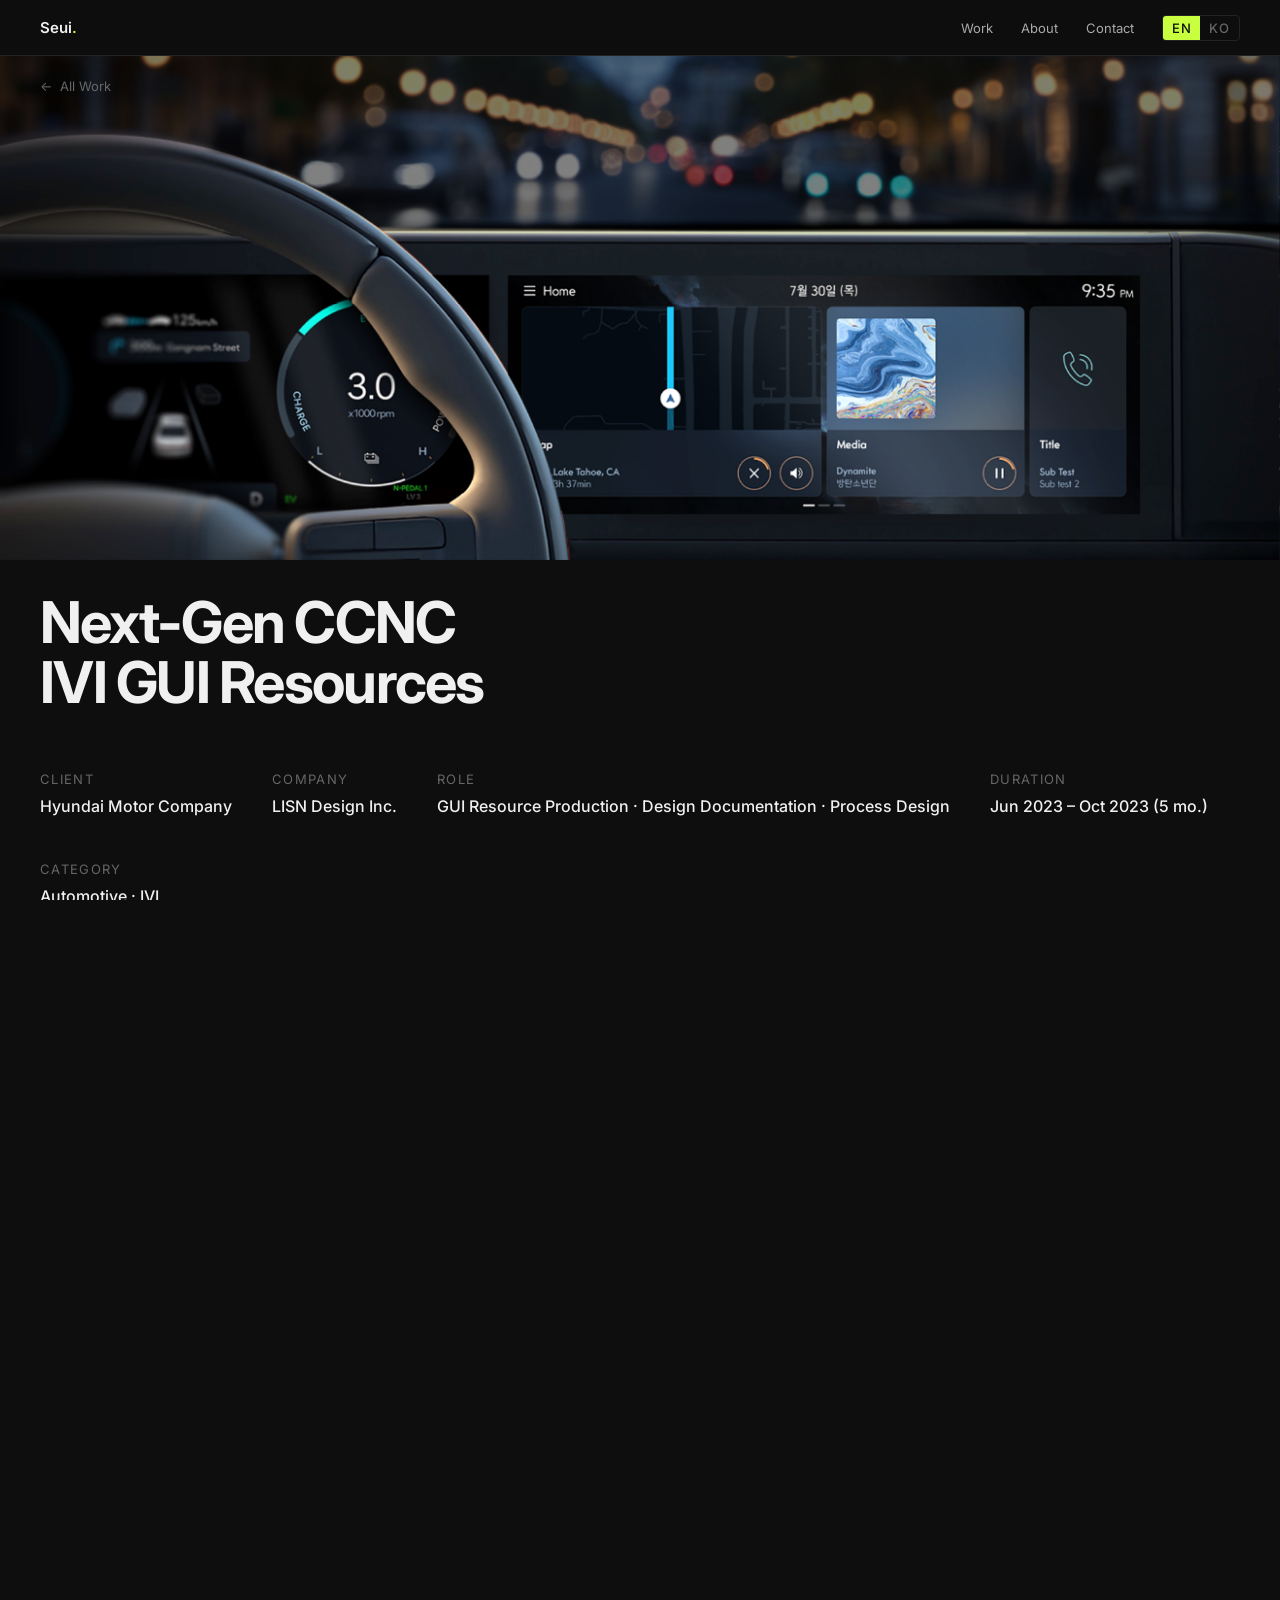
<file: project/ccnc.html>
<!DOCTYPE html>
<html lang="en">
<head>
  <meta charset="UTF-8" />
  <meta name="viewport" content="width=device-width, initial-scale=1.0" />
  <title>Hyundai CCNC IVI — Seui Park</title>
  <link rel="preconnect" href="https://fonts.googleapis.com" />
  <link href="https://fonts.googleapis.com/css2?family=Inter:wght@400;500;600;700&display=swap" rel="stylesheet" />
  <link rel="stylesheet" href="../css/style.css?v=33" />
  <!-- Google Analytics -->
  <script async src="https://www.googletagmanager.com/gtag/js?id=G-S1LXDW2BQ7"></script>
  <script>
    window.dataLayer = window.dataLayer || [];
    function gtag(){dataLayer.push(arguments);}
    gtag('js', new Date());
    gtag('config', 'G-S1LXDW2BQ7');
  </script>
</head>
<body class="detail-page">
  <nav class="detail-nav">
    <a href="../index.html" class="nav-logo" onclick="sessionStorage.removeItem('sp-visited')">Seui<span>.</span></a>
    <ul class="nav-links">
      <li><a href="../index.html#projects" data-lang="en">Work</a><a href="../index.html#projects" data-lang="ko">프로젝트</a></li>
      <li><a href="../index.html#about" data-lang="en">About</a><a href="../index.html#about" data-lang="ko">소개</a></li>
      <li><a href="../index.html#contact" data-lang="en">Contact</a><a href="../index.html#contact" data-lang="ko">연락처</a></li>
      <li>
        <div class="lang-toggle">
          <button class="lang-btn active" data-lang="en">EN</button>
          <button class="lang-btn" data-lang="ko">KO</button>
        </div>
      </li>
    </ul>
  </nav>

  <a href="../index.html#projects" class="detail-back">← <span data-lang="en">All Work</span><span data-lang="ko">전체 프로젝트</span></a>
    <div class="detail-img-hero">
    <div class="img-slider">
      <div class="img-slides">
        <img src="../images/20260259.png" alt="CCNC IVI Real Vehicle Screen" />
        <img src="../images/20260260.png" alt="CCNC IVI GUI Screens Overview" />
      </div>
    </div>
  </div>

  <header class="detail-hero">
    <h1 class="detail-title">
      <span data-lang="en">Next-Gen CCNC<br/>IVI GUI Resources</span>
      <span data-lang="ko">차세대 CCNC<br/>IVI GUI 리소스</span>
    </h1>
    <div class="detail-meta-row">
      <div class="detail-meta-item">
        <p class="meta-key">Client</p>
        <p class="meta-val">Hyundai Motor Company</p>
      </div>
      <div class="detail-meta-item">
        <p class="meta-key">Company</p>
        <p class="meta-val">LISN Design Inc.</p>
      </div>
      <div class="detail-meta-item">
        <p class="meta-key">Role</p>
        <p class="meta-val">GUI Resource Production · Design Documentation · Process Design</p>
      </div>
      <div class="detail-meta-item">
        <p class="meta-key">Duration</p>
        <p class="meta-val">Jun 2023 – Oct 2023 (5 mo.)</p>
      </div>
      <div class="detail-meta-item">
        <p class="meta-key">Category</p>
        <p class="meta-val">Automotive · IVI</p>
      </div>
    </div>
  </header>

  <main class="detail-body">

    <div class="detail-section">
      <h2><span data-lang="en">Overview</span><span data-lang="ko">프로젝트 개요</span></h2>
      <p>
        <span data-lang="en">Maintained GUI resources for Hyundai Mobis's CCNC (Connected Car Navigation &amp; Control) IVI system — working entirely within a Photoshop and PowerPoint-based workflow, where brand consistency had to be upheld manually across every file.</span>
        <span data-lang="ko">피그마 없이 포토샵과 PPT만으로 현대모비스 차량용 인포테인먼트 시스템의 GUI 리소스를 유지보수했습니다. 모든 작업에서 브랜드 일관성을 수작업으로 지켜내야 하는 환경이었습니다.</span>
      </p>
    </div>

    <div class="detail-section">
      <h2><span data-lang="en">What Made This Challenging</span><span data-lang="ko">이 프로젝트가 까다로웠던 이유</span></h2>
      <p>
        <span data-lang="en">There was no design system, no component library, and no automated way to check consistency. Every spacing value, font size, color code, and graphic composite had to be verified manually — file by file, screen by screen — against the brand guideline.</span>
        <span data-lang="ko">디자인 시스템도, 컴포넌트 라이브러리도 없는 환경이었습니다. 수백 개의 PSD 파일에서 간격, 폰트 크기, 색상 코드, 그래픽 합성 등을 브랜드 가이드와 일일이 대조하며 검수해야 했습니다.</span>
      </p>
    </div>

    <div class="detail-section">
      <h2><span data-lang="en">Outcome</span><span data-lang="ko">성과</span></h2>
      <div class="outcome-cards">
        <div class="outcome-card">
          <p class="o-val">×2</p>
          <p class="o-desc">
            <span data-lang="en">Follow-up contracts secured based on delivery quality</span>
            <span data-lang="ko">납품 품질을 인정받아 추가 계약 2건 수주</span>
          </p>
        </div>
        <div class="outcome-card">
          <p class="o-val">100%</p>
          <p class="o-desc">
            <span data-lang="en">Guideline-compliant resources delivered on schedule</span>
            <span data-lang="ko">일정 내 가이드라인 준수 리소스 전량 납품</span>
          </p>
        </div>
      </div>
    </div>

    <div class="detail-section">
      <h2><span data-lang="en">How I Approached It</span><span data-lang="ko">나의 접근 방식</span></h2>
      <p>
        <span data-lang="en">Rather than accepting errors as inevitable in a manual workflow, I analyzed which types of mistakes were recurring — spacing inconsistencies, font mismatches, alignment shifts, graphic compositing errors — and built a self-review checklist based on those patterns. I shared it with team members so everyone could catch issues before delivery, not after.</span>
        <span data-lang="ko">수작업 환경에서 실수를 당연한 것으로 받아들이는 대신, 반복되는 오류 유형(간격, 폰트, 정렬, 그래픽 합성 등)을 분석하여 셀프 체크리스트를 직접 만들었습니다. 이를 팀원들과 공유해 납품 전에 모두가 스스로 검수할 수 있는 기준을 만들었습니다.</span>
      </p>
    
    <img class="section-img" src="../images/20260260.png" alt="CCNC IVI GUI Screens Overview" />
  </div>

    <div class="detail-section">
      <h2><span data-lang="en">What I Learned</span><span data-lang="ko">회고</span></h2>
      <p class="project-reflection">
        <span data-lang="en">Good design isn't only about the output — it's about building the conditions for quality. In a constrained environment, I learned that process design is design.</span>
        <span data-lang="ko">좋은 디자인은 결과물만이 아닙니다. 품질이 나올 수 있는 환경을 만드는 것 자체가 디자인임을 이 프로젝트에서 배웠습니다.</span>
      </p>
    </div>

    <div class="detail-section">
      <h2><span data-lang="en">Tools Used</span><span data-lang="ko">사용 툴</span></h2>
      <div class="tools-grid">
        <span class="tool-tag">Photoshop</span>
        <span class="tool-tag">PowerPoint</span>
      </div>
    </div>

  </main>

  <nav class="project-nav">
    <a href="monimo.html" class="project-nav-item prev">
      <span class="nav-direction">← <span data-lang="en">Previous</span><span data-lang="ko">이전 프로젝트</span></span>
      <span class="nav-project-title">Monimo App Card</span>
      <span class="nav-project-client">Samsung Financial Group</span>
    </a>
    <a href="slim-display.html" class="project-nav-item next">
      <span class="nav-direction"><span data-lang="en">Next</span><span data-lang="ko">다음 프로젝트</span> →</span>
      <span class="nav-project-title">Slim Display HUD Concept</span>
      <span class="nav-project-client">Hyundai Motor</span>
    </a>
  </nav>

  <script src="../js/main.js"></script>
</body>
</html>
</file>
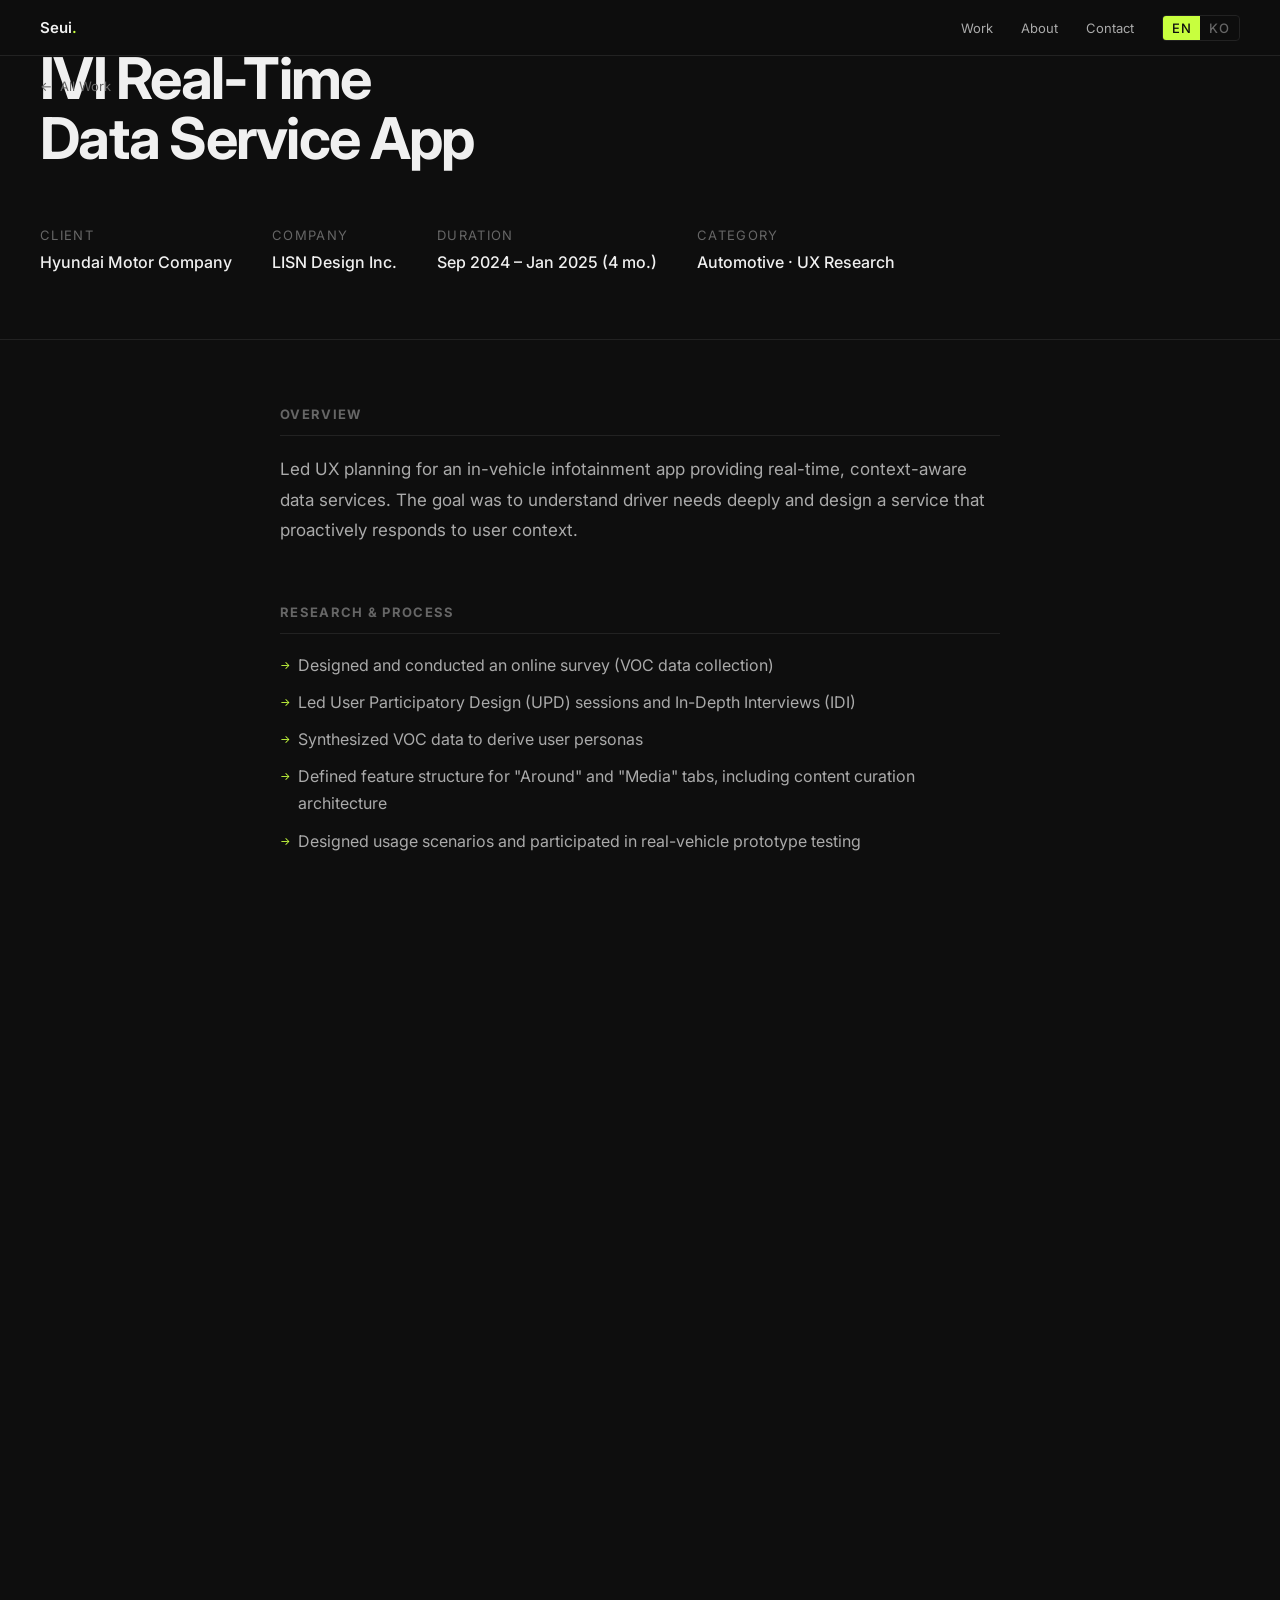
<file: project/ivi-service.html>
<!DOCTYPE html>
<html lang="en">
<head>
  <meta charset="UTF-8" />
  <meta name="viewport" content="width=device-width, initial-scale=1.0" />
  <title>IVI Real-Time Service — Seui Park</title>
  <link rel="preconnect" href="https://fonts.googleapis.com" />
  <link href="https://fonts.googleapis.com/css2?family=Inter:wght@400;500;600;700&display=swap" rel="stylesheet" />
  <link rel="stylesheet" href="../css/style.css?v=33" />
  <!-- Google Analytics -->
  <script async src="https://www.googletagmanager.com/gtag/js?id=G-S1LXDW2BQ7"></script>
  <script>
    window.dataLayer = window.dataLayer || [];
    function gtag(){dataLayer.push(arguments);}
    gtag('js', new Date());
    gtag('config', 'G-S1LXDW2BQ7');
  </script>
</head>
<body class="detail-page">
  <nav class="detail-nav">
    <a href="../index.html" class="nav-logo" onclick="sessionStorage.removeItem('sp-visited')">Seui<span>.</span></a>
    <ul class="nav-links">
      <li><a href="../index.html#projects" data-lang="en">Work</a><a href="../index.html#projects" data-lang="ko">프로젝트</a></li>
      <li><a href="../index.html#about" data-lang="en">About</a><a href="../index.html#about" data-lang="ko">소개</a></li>
      <li><a href="../index.html#contact" data-lang="en">Contact</a><a href="../index.html#contact" data-lang="ko">연락처</a></li>
      <li>
        <div class="lang-toggle">
          <button class="lang-btn active" data-lang="en">EN</button>
          <button class="lang-btn" data-lang="ko">KO</button>
        </div>
      </li>
    </ul>
  </nav>

  <a href="../index.html#projects" class="detail-back">← <span data-lang="en">All Work</span><span data-lang="ko">전체 프로젝트</span></a>

  <header class="detail-hero">
    <h1 class="detail-title">
      <span data-lang="en">IVI Real-Time<br/>Data Service App</span>
      <span data-lang="ko">IVI 실시간<br/>데이터 서비스 앱</span>
    </h1>
    <div class="detail-meta-row">
      <div class="detail-meta-item">
        <p class="meta-key">Client</p>
        <p class="meta-val">Hyundai Motor Company</p>
      </div>
      <div class="detail-meta-item">
        <p class="meta-key">Company</p>
        <p class="meta-val">LISN Design Inc.</p>
      </div>
      <div class="detail-meta-item">
        <p class="meta-key">Duration</p>
        <p class="meta-val">Sep 2024 – Jan 2025 (4 mo.)</p>
      </div>
      <div class="detail-meta-item">
        <p class="meta-key">Category</p>
        <p class="meta-val">Automotive · UX Research</p>
      </div>
    </div>
  </header>

  <main class="detail-body">

    <div class="detail-section">
      <h2><span data-lang="en">Overview</span><span data-lang="ko">프로젝트 개요</span></h2>
      <p>
        <span data-lang="en">Led UX planning for an in-vehicle infotainment app providing real-time, context-aware data services. The goal was to understand driver needs deeply and design a service that proactively responds to user context.</span>
        <span data-lang="ko">실시간, 맥락 인지형 데이터 서비스를 제공하는 차량용 인포테인먼트 앱의 UX 기획을 리드했습니다. 운전자의 니즈를 깊이 파악하고 사용자 상황에 선제적으로 반응하는 서비스를 설계하는 것이 목표였습니다.</span>
      </p>
    </div>

    <div class="detail-section">
      <h2><span data-lang="en">Research &amp; Process</span><span data-lang="ko">리서치 및 프로세스</span></h2>
      <ul>
        <li>
          <span data-lang="en">Designed and conducted an online survey (VOC data collection)</span>
          <span data-lang="ko">온라인 설문 설계 및 진행 (VOC 데이터 수집)</span>
        </li>
        <li>
          <span data-lang="en">Led User Participatory Design (UPD) sessions and In-Depth Interviews (IDI)</span>
          <span data-lang="ko">사용자 참여 디자인(UPD) 세션 및 심층 인터뷰(IDI) 진행</span>
        </li>
        <li>
          <span data-lang="en">Synthesized VOC data to derive user personas</span>
          <span data-lang="ko">VOC 데이터 분석을 통한 사용자 페르소나 도출</span>
        </li>
        <li>
          <span data-lang="en">Defined feature structure for "Around" and "Media" tabs, including content curation architecture</span>
          <span data-lang="ko">"주변" 및 "미디어" 탭의 기능 구조 및 콘텐츠 큐레이션 아키텍처 정의</span>
        </li>
        <li>
          <span data-lang="en">Designed usage scenarios and participated in real-vehicle prototype testing</span>
          <span data-lang="ko">사용 시나리오 설계 및 실차 프로토타입 테스트 참여</span>
        </li>
      </ul>
    </div>

    <div class="detail-section">
      <h2><span data-lang="en">Outcome</span><span data-lang="ko">성과</span></h2>
      <div class="outcome-cards">
        <div class="outcome-card">
          <p class="o-val">Context-<br/>Aware UI</p>
          <p class="o-desc">
            <span data-lang="en">Delivered a UI that anticipates and responds to the user's situational needs in real time</span>
            <span data-lang="ko">사용자의 상황별 니즈를 선제적으로 파악하고 실시간으로 반응하는 UI 설계 완료</span>
          </p>
        </div>
        <div class="outcome-card">
          <p class="o-val">IDI + UPD</p>
          <p class="o-desc">
            <span data-lang="en">Multi-method research process from survey to real-vehicle testing</span>
            <span data-lang="ko">설문부터 실차 테스트까지 복합적 리서치 프로세스 수행</span>
          </p>
        </div>
      </div>
    </div>

    <div class="detail-section">
      <h2><span data-lang="en">Tools Used</span><span data-lang="ko">사용 툴</span></h2>
      <div class="tools-grid">
        <span class="tool-tag">Figma</span>
        <span class="tool-tag">Excel</span>
        <span class="tool-tag">Google Forms</span>
      </div>
    </div>

  </main>

  <nav class="project-nav">
    <a href="slim-display.html" class="project-nav-item prev">
      <span class="nav-direction">← <span data-lang="en">Previous</span><span data-lang="ko">이전 프로젝트</span></span>
      <span class="nav-project-title">Slim Display HUD Concept</span>
      <span class="nav-project-client">Hyundai Motor</span>
    </a>
    <a href="ux-guideline.html" class="project-nav-item next">
      <span class="nav-direction"><span data-lang="en">Next</span><span data-lang="ko">다음 프로젝트</span> →</span>
      <span class="nav-project-title">UX Guideline Asset System</span>
      <span class="nav-project-client">Hyundai Motor</span>
    </a>
  </nav>

  <script src="../js/main.js"></script>
</body>
</html>
</file>
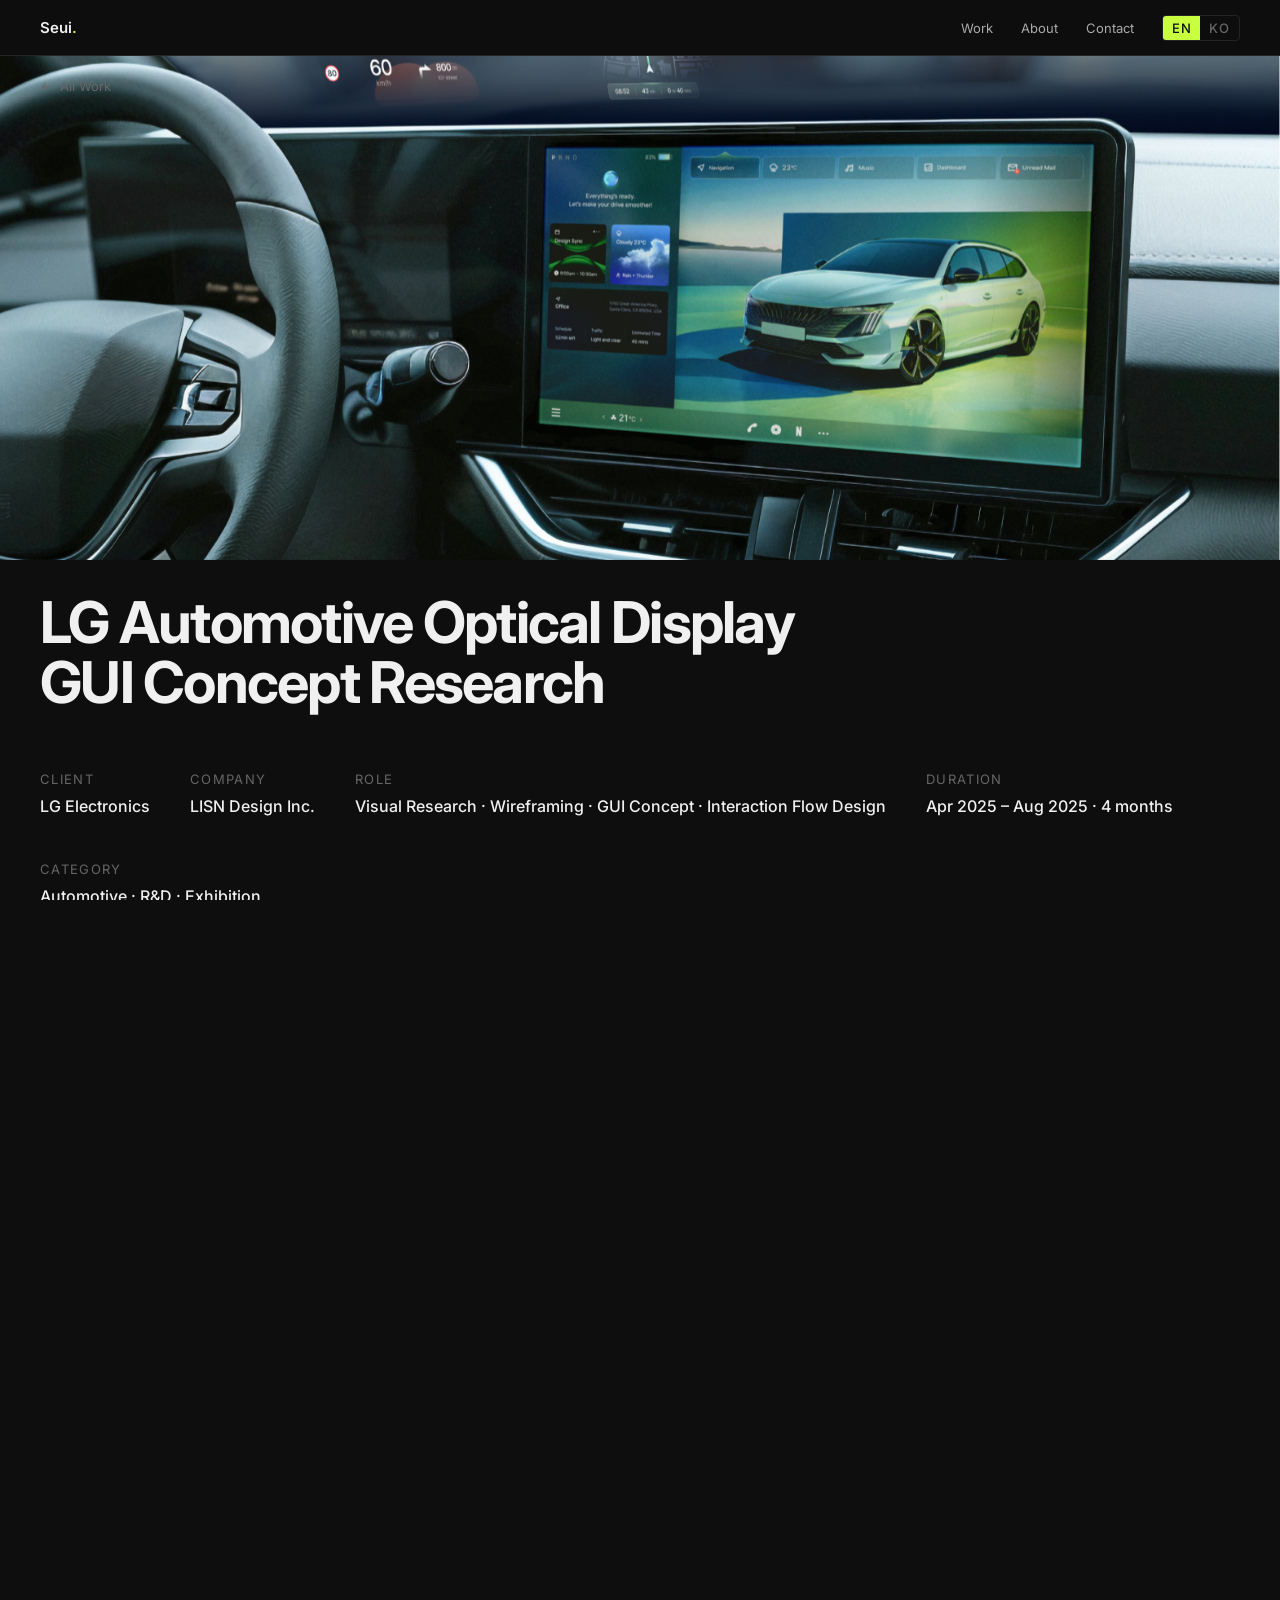
<file: project/lg-optical.html>
<!DOCTYPE html>
<html lang="en">
<head>
  <meta charset="UTF-8" />
  <meta name="viewport" content="width=device-width, initial-scale=1.0" />
  <title>LG Optical Display — Seui Park</title>
  <link rel="preconnect" href="https://fonts.googleapis.com" />
  <link href="https://fonts.googleapis.com/css2?family=Inter:wght@400;500;600;700&display=swap" rel="stylesheet" />
  <link rel="stylesheet" href="../css/style.css?v=33" />
  <!-- Google Analytics -->
  <script async src="https://www.googletagmanager.com/gtag/js?id=G-S1LXDW2BQ7"></script>
  <script>
    window.dataLayer = window.dataLayer || [];
    function gtag(){dataLayer.push(arguments);}
    gtag('js', new Date());
    gtag('config', 'G-S1LXDW2BQ7');
  </script>
</head>
<body class="detail-page">
  <nav class="detail-nav">
    <a href="../index.html" class="nav-logo" onclick="sessionStorage.removeItem('sp-visited')">Seui<span>.</span></a>
    <ul class="nav-links">
      <li><a href="../index.html#projects" data-lang="en">Work</a><a href="../index.html#projects" data-lang="ko">프로젝트</a></li>
      <li><a href="../index.html#about" data-lang="en">About</a><a href="../index.html#about" data-lang="ko">소개</a></li>
      <li><a href="../index.html#contact" data-lang="en">Contact</a><a href="../index.html#contact" data-lang="ko">연락처</a></li>
      <li>
        <div class="lang-toggle">
          <button class="lang-btn active" data-lang="en">EN</button>
          <button class="lang-btn" data-lang="ko">KO</button>
        </div>
      </li>
    </ul>
  </nav>

  <a href="../index.html#projects" class="detail-back">← <span data-lang="en">All Work</span><span data-lang="ko">전체 프로젝트</span></a>

  <div class="detail-img-hero">
    <div class="img-slider">
      <div class="img-slides">
        <img src="../images/lg-optical.jpg" alt="LG Optical Display Concept" />
      </div>
    </div>
  </div>

  <header class="detail-hero">
    <h1 class="detail-title">
      <span data-lang="en">LG Automotive Optical Display<br/>GUI Concept Research</span>
      <span data-lang="ko">LG 차량 광학 디스플레이<br/>GUI 컨셉 선행 디자인 연구</span>
    </h1>
    <div class="detail-meta-row">
      <div class="detail-meta-item">
        <p class="meta-key">Client</p>
        <p class="meta-val">LG Electronics</p>
      </div>
      <div class="detail-meta-item">
        <p class="meta-key">Company</p>
        <p class="meta-val">LISN Design Inc.</p>
      </div>
      <div class="detail-meta-item">
        <p class="meta-key">Role</p>
        <p class="meta-val">Visual Research · Wireframing · GUI Concept · Interaction Flow Design</p>
      </div>
      <div class="detail-meta-item">
        <p class="meta-key">Duration</p>
        <p class="meta-val">Apr 2025 – Aug 2025 · 4 months</p>
      </div>
      <div class="detail-meta-item">
        <p class="meta-key">Category</p>
        <p class="meta-val">Automotive · R&amp;D · Exhibition</p>
      </div>
    </div>
  </header>

  <main class="detail-body">

    <div class="detail-section">
      <h2><span data-lang="en">Overview</span><span data-lang="ko">프로젝트 개요</span></h2>
      <p>
        <span data-lang="en">Collaborated with LG Electronics VS UI Design team to create GUI and motion design concepts for a multi-display optical system — AR HUD, Hover Screen, and CID — projected across the full windshield.</span>
        <span data-lang="ko">LG전자 VS UI 디자인팀과 협업하여 AR HUD, Hover Screen, CID를 포함한 복합 광학 디스플레이 GUI 및 모션 컨셉을 제작했습니다.</span>
      </p>
    </div>

    <div class="detail-section">
      <h2><span data-lang="en">Problem</span><span data-lang="ko">문제</span></h2>
      <p>
        <span data-lang="en">Designing for a tri-display system in a demo/exhibition context required balancing visual spectacle with real-world readability — across curved, reflective, transparent surfaces.</span>
        <span data-lang="ko">전시 데모 환경에서 시각적 임팩트와 실제 주행 안전성을 동시에 만족시켜야 했습니다. 3개 디스플레이가 유기적으로 연동되는 인터랙션 구현이 핵심 과제였습니다.</span>
      </p>
    </div>

    <div class="detail-section">
      <h2><span data-lang="en">Outcome</span><span data-lang="ko">성과</span></h2>
      <div class="outcome-cards">
        <div class="outcome-card">
          <p class="o-val">✓ Adopted</p>
          <p class="o-desc">
            <span data-lang="en">Exhibition demo GUI &amp; motion prototype completed and delivered</span>
            <span data-lang="ko">전시 데모용 GUI 및 모션 프로토타입 완성·납품</span>
          </p>
        </div>
        <div class="outcome-card">
          <p class="o-val">5</p>
          <p class="o-desc">
            <span data-lang="en">Driving scenario interaction flows with seamless AR HUD / Hover / CID transitions</span>
            <span data-lang="ko">3개 디스플레이 간 연동 효과를 구현한 주행 시나리오 인터랙션 플로우</span>
          </p>
        </div>
      </div>
    </div>

    <div class="detail-section">
      <h2><span data-lang="en">Process</span><span data-lang="ko">과정</span></h2>
      <ul>
        <li>
          <span data-lang="en">Designed a 3-depth spatial layout (AR HUD → Hover → CID) preserving visual continuity</span>
          <span data-lang="ko">AR HUD → Hover → CID의 3단 공간감 레이아웃 설계로 시각적 연속성 확보</span>
        </li>
        <li>
          <span data-lang="en">Applied high-contrast, high-saturation RGB color palette for windshield readability</span>
          <span data-lang="ko">윈드실드 시인성을 위한 고대비·고채도 RGB 컬러 팔레트 적용</span>
        </li>
        <li>
          <span data-lang="en">Designed holographic/3D transition effects (WOOWA) for exhibition impact</span>
          <span data-lang="ko">전시 임팩트를 위한 홀로그래픽/3D 전환 효과(WOOWA) 설계</span>
        </li>
        <li>
          <span data-lang="en">Built 5 driving scenario interaction flows with 2D↔3D motion transitions</span>
          <span data-lang="ko">2D↔3D 모션 전환이 포함된 주행 시나리오 5종 인터랙션 플로우 제작</span>
        </li>
      </ul>
    </div>

    <div class="detail-section">
      <h2><span data-lang="en">What I Learned</span><span data-lang="ko">회고</span></h2>
      <p class="project-reflection">
        <span data-lang="en">Multi-display design taught me to think in spatial layers — not just screens, but environments.</span>
        <span data-lang="ko">다중 디스플레이 설계는 화면이 아니라 공간을 디자인하는 것임을 배웠습니다.</span>
      </p>
    </div>

    <div class="detail-section">
      <h2><span data-lang="en">Tools Used</span><span data-lang="ko">사용 툴</span></h2>
      <div class="tools-grid">
        <span class="tool-tag">Figma</span>
        <span class="tool-tag">After Effects</span>
      </div>
    </div>

  </main>

  <nav class="project-nav">
    <a href="ux-guideline.html" class="project-nav-item prev">
      <span class="nav-direction">← <span data-lang="en">Previous</span><span data-lang="ko">이전 프로젝트</span></span>
      <span class="nav-project-title">UX Guideline Asset System</span>
      <span class="nav-project-client">Hyundai Motor</span>
    </a>
    <a href="nuldam.html" class="project-nav-item next">
      <span class="nav-direction"><span data-lang="en">Next</span><span data-lang="ko">다음 프로젝트</span> →</span>
      <span class="nav-project-title">Nuldam E-Commerce UX</span>
      <span class="nav-project-client">Join &amp; Join</span>
    </a>
  </nav>

  <script src="../js/main.js"></script>
</body>
</html>
</file>
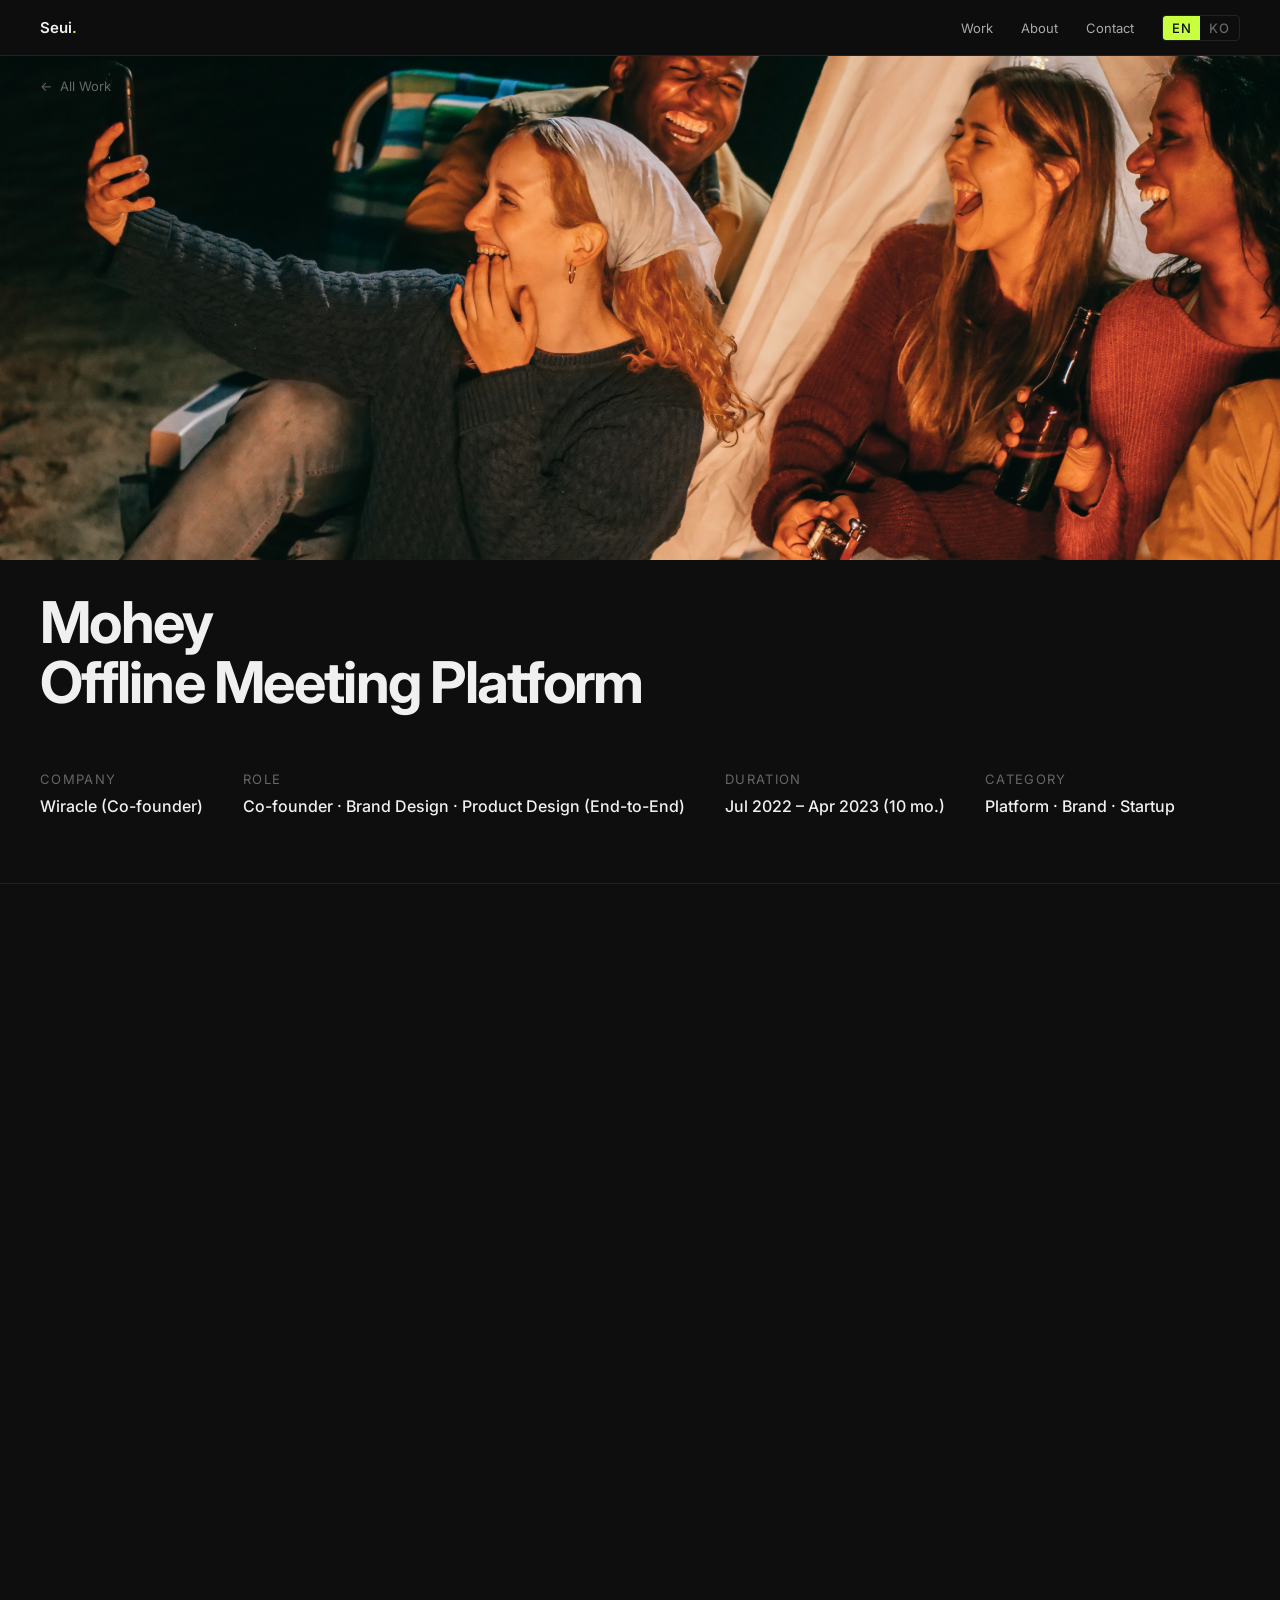
<file: project/mohey.html>
<!DOCTYPE html>
<html lang="en">
<head>
  <meta charset="UTF-8" />
  <meta name="viewport" content="width=device-width, initial-scale=1.0" />
  <title>Mohey Platform — Seui Park</title>
  <link rel="preconnect" href="https://fonts.googleapis.com" />
  <link href="https://fonts.googleapis.com/css2?family=Inter:wght@400;500;600;700&display=swap" rel="stylesheet" />
  <link rel="stylesheet" href="../css/style.css?v=33" />
  <!-- Google Analytics -->
  <script async src="https://www.googletagmanager.com/gtag/js?id=G-S1LXDW2BQ7"></script>
  <script>
    window.dataLayer = window.dataLayer || [];
    function gtag(){dataLayer.push(arguments);}
    gtag('js', new Date());
    gtag('config', 'G-S1LXDW2BQ7');
  </script>
</head>
<body class="detail-page">
  <nav class="detail-nav">
    <a href="../index.html" class="nav-logo" onclick="sessionStorage.removeItem('sp-visited')">Seui<span>.</span></a>
    <ul class="nav-links">
      <li><a href="../index.html#projects" data-lang="en">Work</a><a href="../index.html#projects" data-lang="ko">프로젝트</a></li>
      <li><a href="../index.html#about" data-lang="en">About</a><a href="../index.html#about" data-lang="ko">소개</a></li>
      <li><a href="../index.html#contact" data-lang="en">Contact</a><a href="../index.html#contact" data-lang="ko">연락처</a></li>
      <li>
        <div class="lang-toggle">
          <button class="lang-btn active" data-lang="en">EN</button>
          <button class="lang-btn" data-lang="ko">KO</button>
        </div>
      </li>
    </ul>
  </nav>

  <a href="../index.html#projects" class="detail-back">← <span data-lang="en">All Work</span><span data-lang="ko">전체 프로젝트</span></a>

  
  <div class="detail-img-hero">
    <div class="img-slider">
      <div class="img-slides">
        <img src="../images/Mohey.png" alt="Mohey Offline Meeting Platform" />
      </div>
    </div>
  </div>
  <header class="detail-hero">
    <h1 class="detail-title">
      <span data-lang="en">Mohey<br/>Offline Meeting Platform</span>
      <span data-lang="ko">모헤이<br/>오프라인 모임 플랫폼</span>
    </h1>
    <div class="detail-meta-row">
      <div class="detail-meta-item">
        <p class="meta-key">Company</p>
        <p class="meta-val">Wiracle (Co-founder)</p>
      </div>
      <div class="detail-meta-item">
        <p class="meta-key">Role</p>
        <p class="meta-val">Co-founder · Brand Design · Product Design (End-to-End)</p>
      </div>
      <div class="detail-meta-item">
        <p class="meta-key">Duration</p>
        <p class="meta-val">Jul 2022 – Apr 2023 (10 mo.)</p>
      </div>
      <div class="detail-meta-item">
        <p class="meta-key">Category</p>
        <p class="meta-val">Platform · Brand · Startup</p>
      </div>
    </div>
  </header>

  <main class="detail-body">

    <div class="detail-section">
      <h2><span data-lang="en">Overview</span><span data-lang="ko">프로젝트 개요</span></h2>
      <p>
        <span data-lang="en">Mohey started from a real observation — university exchange programs weren't working. Students were matched randomly, met once, and never connected again. I co-founded Wiracle to turn that problem into a product: a hobby-based matching service for meaningful offline meetups.</span>
        <span data-lang="ko">모헤이는 교내 교류 프로그램의 문제를 직접 겪으면서 시작됐습니다. 무작위로 매칭되고, 한 번 만나고 끝나버리는 구조. 그 문제를 해결하기 위해 와이러클을 공동창업하고, 취미 기반의 소셜 매칭 서비스를 만들었습니다.</span>
      </p>
    </div>

    <div class="detail-section">
      <h2><span data-lang="en">Where It Started</span><span data-lang="ko">시작점</span></h2>
      <p>
        <span data-lang="en">University exchange programs promised connection but delivered awkward one-time meetings. People had nothing in common, no reason to meet again, and no platform to make it easier. I kept asking: what if people were matched by what they actually care about?</span>
        <span data-lang="ko">학교 교류 프로그램은 연결을 약속했지만, 현실은 어색한 일회성 만남이었습니다. 공통점도 없고, 다시 만날 이유도 없고, 그걸 도와줄 플랫폼도 없었습니다. '좋아하는 것을 기반으로 사람을 연결하면 어떨까?'라는 질문에서 모헤이가 시작됐습니다.</span>
      </p>
    </div>

    <div class="detail-section">
      <h2><span data-lang="en">Outcome</span><span data-lang="ko">성과</span></h2>
      <div class="outcome-cards">
        <div class="outcome-card">
          <p class="o-val">4,000</p>
          <p class="o-desc">
            <span data-lang="en">Registered users</span>
            <span data-lang="ko">가입자 수</span>
          </p>
        </div>
        <div class="outcome-card">
          <p class="o-val">200+</p>
          <p class="o-desc">
            <span data-lang="en">Active offline meetup groups</span>
            <span data-lang="ko">활성 모임 그룹 수</span>
          </p>
        </div>
      </div>
    </div>

    <div class="detail-section">
      <h2><span data-lang="en">What I Built</span><span data-lang="ko">만든 것</span></h2>
      <p>
        <span data-lang="en">The core structure was simple but intentional: anyone could create a group around a shared interest, and others with the same interest could discover and join it. Users set their hobby tags during onboarding, browse interest-matched groups, and RSVP to offline meetups — all in one flow.</span>
        <span data-lang="ko">핵심 구조는 간단하지만 명확했습니다. 누구든 관심사를 중심으로 모임을 만들 수 있고, 같은 관심사를 가진 사람들이 자연스럽게 발견하고 참여할 수 있는 구조. 온보딩에서 관심사 태그를 설정하면, 관련 모임을 탐색하고 오프라인 모임에 참가 신청까지 할 수 있는 흐름을 설계했습니다.</span>
      </p>
      <ul>
        <li>
          <span data-lang="en">Designed the full brand identity from scratch: logo, color system, typography, illustration style</span>
          <span data-lang="ko">로고, 컬러 시스템, 타이포그래피, 일러스트 스타일까지 브랜드 아이덴티티 전체 설계</span>
        </li>
        <li>
          <span data-lang="en">Built end-to-end product flow: hobby tag onboarding → interest-based group discovery → meetup creation → RSVP</span>
          <span data-lang="ko">관심사 태그 온보딩 → 모임 탐색 → 모임 생성 → 참가 신청 전체 프로덕트 플로우 설계</span>
        </li>
        <li>
          <span data-lang="en">Iterated through multiple rounds of user testing to refine matching UX and group management flows</span>
          <span data-lang="ko">반복적인 사용자 테스트를 통해 매칭 UX와 모임 관리 플로우를 개선</span>
        </li>
        <li>
          <span data-lang="en">Created poster campaigns distributed to universities across the Seoul metro area (1,000+ posters)</span>
          <span data-lang="ko">수도권 대학교 배포 포스터 캠페인 제작 (1,000장 이상)</span>
        </li>
      </ul>
    </div>

    <div class="detail-section">
      <h2><span data-lang="en">What I Learned</span><span data-lang="ko">회고</span></h2>
      <p class="project-reflection">
        <span data-lang="en">The best products often come from problems you've personally experienced. Noticing what's broken around you — and caring enough to fix it — is where design begins.</span>
        <span data-lang="ko">좋은 프로덕트는 내가 직접 경험한 불편함에서 시작될 때 가장 진짜같습니다. 주변의 문제를 발견하고 해결하려는 마음, 그게 디자인의 출발점이라는 걸 배웠습니다.</span>
      </p>
    </div>

    <div class="detail-section">
      <h2><span data-lang="en">Tools Used</span><span data-lang="ko">사용 툴</span></h2>
      <div class="tools-grid">
        <span class="tool-tag">Figma</span>
        <span class="tool-tag">Illustrator</span>
      </div>
    </div>

  </main>

  <nav class="project-nav">
    <a href="nuldam.html" class="project-nav-item prev">
      <span class="nav-direction">← <span data-lang="en">Previous</span><span data-lang="ko">이전 프로젝트</span></span>
      <span class="nav-project-title">Nuldam E-Commerce UX</span>
      <span class="nav-project-client">Join &amp; Join</span>
    </a>
    <a href="monimo.html" class="project-nav-item next">
      <span class="nav-direction"><span data-lang="en">Next</span><span data-lang="ko">다음 프로젝트</span> →</span>
      <span class="nav-project-title">Monimo App Card</span>
      <span class="nav-project-client">Samsung Financial Group</span>
    </a>
  </nav>

  <script src="../js/main.js"></script>
</body>
</html>
</file>
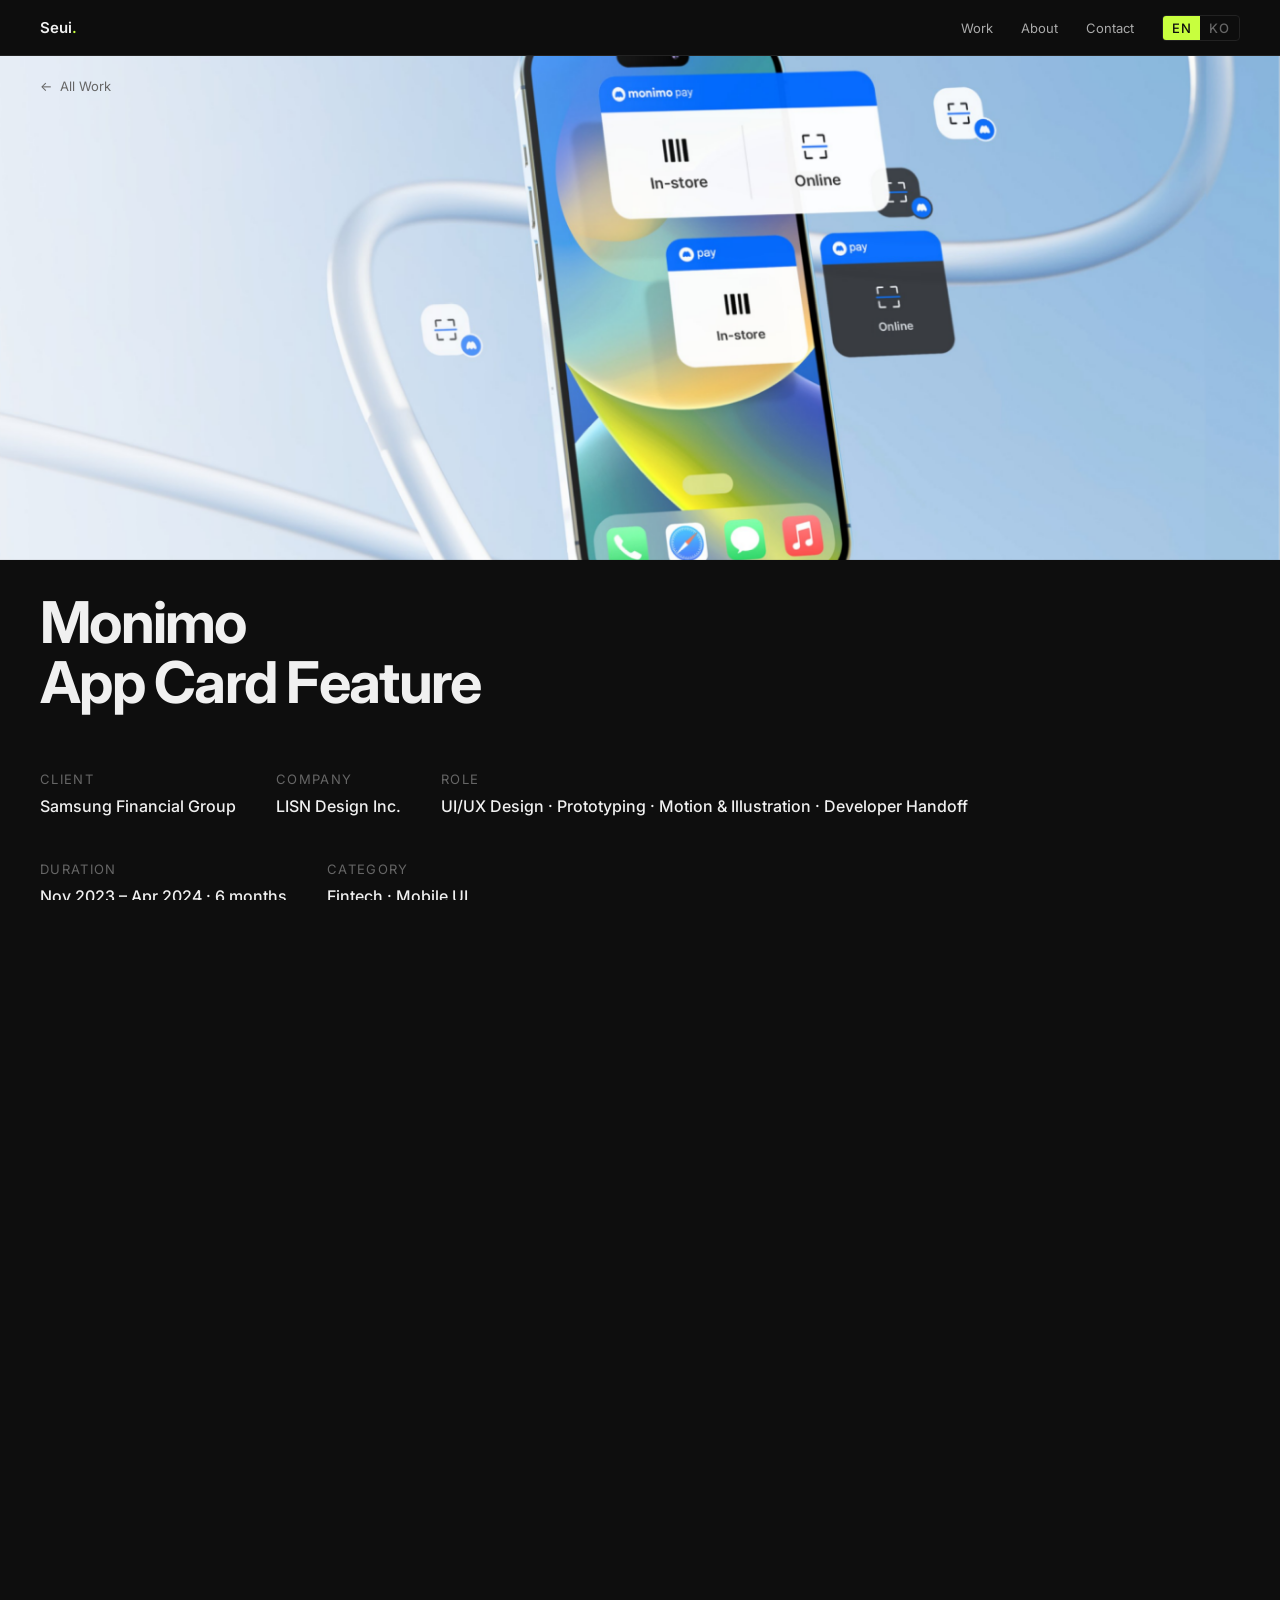
<file: project/monimo.html>
<!DOCTYPE html>
<html lang="en">
<head>
  <meta charset="UTF-8" />
  <meta name="viewport" content="width=device-width, initial-scale=1.0" />
  <title>Monimo App Card — Seui Park</title>
  <link rel="preconnect" href="https://fonts.googleapis.com" />
  <link href="https://fonts.googleapis.com/css2?family=Inter:wght@400;500;600;700&display=swap" rel="stylesheet" />
  <link rel="stylesheet" href="../css/style.css?v=33" />
  <!-- Google Analytics -->
  <script async src="https://www.googletagmanager.com/gtag/js?id=G-S1LXDW2BQ7"></script>
  <script>
    window.dataLayer = window.dataLayer || [];
    function gtag(){dataLayer.push(arguments);}
    gtag('js', new Date());
    gtag('config', 'G-S1LXDW2BQ7');
  </script>
</head>
<body class="detail-page">
  <nav class="detail-nav">
    <a href="../index.html" class="nav-logo" onclick="sessionStorage.removeItem('sp-visited')">Seui<span>.</span></a>
    <ul class="nav-links">
      <li><a href="../index.html#projects" data-lang="en">Work</a><a href="../index.html#projects" data-lang="ko">프로젝트</a></li>
      <li><a href="../index.html#about" data-lang="en">About</a><a href="../index.html#about" data-lang="ko">소개</a></li>
      <li><a href="../index.html#contact" data-lang="en">Contact</a><a href="../index.html#contact" data-lang="ko">연락처</a></li>
      <li>
        <div class="lang-toggle">
          <button class="lang-btn active" data-lang="en">EN</button>
          <button class="lang-btn" data-lang="ko">KO</button>
        </div>
      </li>
    </ul>
  </nav>

  <a href="../index.html#projects" class="detail-back">← <span data-lang="en">All Work</span><span data-lang="ko">전체 프로젝트</span></a>

  <div class="detail-img-hero">
    <div class="img-slider">
      <div class="img-slides">
        <img src="../images/monimo.jpg" alt="Monimo App Card Feature" />
        <img src="../images/monimo-2.png" alt="Monimo Pay Logo & App Screen" />
        <img src="../images/monimo-3.png" alt="Monimo Design System Components" />
        <img src="../images/monimo-4.png" alt="Monimo AS-IS vs TO-BE" />
      </div>
    </div>
  </div>

  <header class="detail-hero">
    <h1 class="detail-title">
      <span data-lang="en">Monimo<br/>App Card Feature</span>
      <span data-lang="ko">모니모<br/>앱카드 기능 설계</span>
    </h1>
    <div class="detail-meta-row">
      <div class="detail-meta-item">
        <p class="meta-key">Client</p>
        <p class="meta-val">Samsung Financial Group</p>
      </div>
      <div class="detail-meta-item">
        <p class="meta-key">Company</p>
        <p class="meta-val">LISN Design Inc.</p>
      </div>
      <div class="detail-meta-item">
        <p class="meta-key">Role</p>
        <p class="meta-val">UI/UX Design · Prototyping · Motion &amp; Illustration · Developer Handoff</p>
      </div>
      <div class="detail-meta-item">
        <p class="meta-key">Duration</p>
        <p class="meta-val">Nov 2023 – Apr 2024 · 6 months</p>
      </div>
      <div class="detail-meta-item">
        <p class="meta-key">Category</p>
        <p class="meta-val">Fintech · Mobile UI</p>
      </div>
    </div>
  </header>

  <main class="detail-body">

    <div class="detail-section">
      <h2><span data-lang="en">Overview</span><span data-lang="ko">프로젝트 개요</span></h2>
      <p>
        <span data-lang="en">Samsung Card's flagship payment feature — the App Card — was migrated to Monimo, Samsung's integrated finance app. The goal was to redesign the experience from scratch to drive user adoption and simplify a complex payment flow.</span>
        <span data-lang="ko">삼성카드의 핵심 결제 기능인 앱카드를 삼성 금융 통합앱 모니모로 이관하며, 사용자 유입을 높이고 복잡한 결제 흐름을 개선하는 것이 목표였습니다.</span>
      </p>
    </div>

    <div class="detail-section">
      <h2><span data-lang="en">Problem</span><span data-lang="ko">문제</span></h2>
      <p>
        <span data-lang="en">The original App Card UI listed features in a flat, scrollable structure — key functions were buried, and onboarding was fragmented across multiple screens. Monimo's MAU was below 10% of total Samsung Card users.</span>
        <span data-lang="ko">기존 앱카드 화면은 기능이 나열식으로 구성되어 중요 기능이 스크롤 아래로 밀려 있었고, 사용 방법도 분산되어 진입장벽이 높았습니다. 모니모의 MAU는 삼성카드 전체 사용자의 10% 미만이었습니다.</span>
      </p>
    
    <img class="section-img" src="../images/monimo-4.png" alt="Monimo AS-IS vs TO-BE" />
  </div>

    <div class="detail-section">
      <h2><span data-lang="en">Outcome</span><span data-lang="ko">성과</span></h2>
      <div class="outcome-cards">
        <div class="outcome-card">
          <p class="o-val">85%</p>
          <p class="o-desc">
            <span data-lang="en">A/B test with 20 users preferred the new Monimo UI</span>
            <span data-lang="ko">사용자 20명 A/B 테스트 결과 85%가 새 UI를 더 쉽다고 평가</span>
          </p>
        </div>
        <div class="outcome-card">
          <p class="o-val">490K</p>
          <p class="o-desc">
            <span data-lang="en">MAU increase within 3 months of launch (+9.9%)</span>
            <span data-lang="ko">출시 3개월 만에 MAU 49만 명 증가 (+9.9%)</span>
          </p>
        </div>
      </div>
    </div>

    <div class="detail-section">
      <h2><span data-lang="en">Process</span><span data-lang="ko">과정</span></h2>
      <ul>
        <li>
          <span data-lang="en">Benchmarked 8 competitor app card UIs for layout and clarity</span>
          <span data-lang="ko">8개 경쟁사 앱카드 화면을 레이아웃·직관성 기준으로 분석</span>
        </li>
        <li>
          <span data-lang="en">Redesigned using grouped features + tab navigation to eliminate unnecessary scrolling</span>
          <span data-lang="ko">기능 그룹화 + 탭 내비게이션으로 불필요한 스크롤 제거</span>
        </li>
        <li>
          <span data-lang="en">Reduced screen depth by enabling QR scan and code entry via direct tab access</span>
          <span data-lang="ko">QR 스캔·코드 입력을 탭 직접 접근 방식으로 개선해 화면 뎁스 단축</span>
        </li>
        <li>
          <span data-lang="en">Created an illustration-based motion guide to lower onboarding friction</span>
          <span data-lang="ko">일러스트 기반 모션 가이드로 온보딩 진입장벽을 낮춤</span>
        </li>
        <li>
          <span data-lang="en">Added a branded coin-spin animation to the Monimo main screen to increase visual attention</span>
          <span data-lang="ko">모니모 메인 화면에 브랜드 코인 스핀 애니메이션을 추가해 시각적 주목도 향상</span>
        </li>
      </ul>
    
    <div class="section-imgs">
        <img src="../images/monimo-2.png" alt="Monimo Pay Logo & App Screen" />
        <img src="../images/monimo-3.png" alt="Monimo Design System Components" />
      </div>
  </div>

    <div class="detail-section">
      <h2><span data-lang="en">Prototype Demo</span><span data-lang="ko">프로토타입 데모</span></h2>
      <div class="video-embed">
        <div class="video-cover" onclick="this.style.display='none'; document.getElementById('video-iframe-monimo').src='https://drive.google.com/file/d/1n6ekaZu4AAf3ooEBJmnPZO98ZnnWZweV/preview';">
          <svg class="video-play-icon" viewBox="0 0 64 64" fill="none" xmlns="http://www.w3.org/2000/svg">
            <circle cx="32" cy="32" r="31" stroke="rgba(255,255,255,0.3)" stroke-width="1.5"/>
            <polygon points="26,20 48,32 26,44" fill="white"/>
          </svg>
        </div>
        <iframe
          id="video-iframe-monimo"
          src="about:blank"
          allow="autoplay"
          allowfullscreen>
        </iframe>
      </div>
      <div class="protopie-embed">
        <iframe
          src="https://cloud.protopie.io/p/90d9f5dab12b33853506948e?ui=true&scaleToFit=true&enableHotspotHints=true&cursorType=touch&mockup=true&bgColor=%23F5F5F5&bgImage=undefined&playSpeed=1"
          allowfullscreen>
        </iframe>
      </div>
    </div>

    <div class="detail-section">
      <h2><span data-lang="en">What I Learned</span><span data-lang="ko">회고</span></h2>
      <p class="project-reflection">
        <span data-lang="en">Complex features don't need to be simplified — they need to be reorganized. Good IA is invisible.</span>
        <span data-lang="ko">복잡한 기능을 단순하게 만드는 것이 아니라, 올바르게 재구성하는 것이 좋은 UI라는 걸 배웠습니다.</span>
      </p>
    </div>

    <div class="detail-section">
      <h2><span data-lang="en">Tools Used</span><span data-lang="ko">사용 툴</span></h2>
      <div class="tools-grid">
        <span class="tool-tag">Figma</span>
        <span class="tool-tag">ProtoPie</span>
        <span class="tool-tag">Zeplin</span>
        <span class="tool-tag">After Effects</span>
      </div>
    </div>

  </main>

  <nav class="project-nav">
    <a href="mohey.html" class="project-nav-item prev">
      <span class="nav-direction">← <span data-lang="en">Previous</span><span data-lang="ko">이전 프로젝트</span></span>
      <span class="nav-project-title">Mohey Platform</span>
      <span class="nav-project-client">Wiracle</span>
    </a>
    <a href="ccnc.html" class="project-nav-item next">
      <span class="nav-direction"><span data-lang="en">Next</span><span data-lang="ko">다음 프로젝트</span> →</span>
      <span class="nav-project-title">CCNC IVI GUI Resources</span>
      <span class="nav-project-client">Hyundai Motor</span>
    </a>
  </nav>

  <script src="../js/main.js"></script>
</body>
</html>
</file>
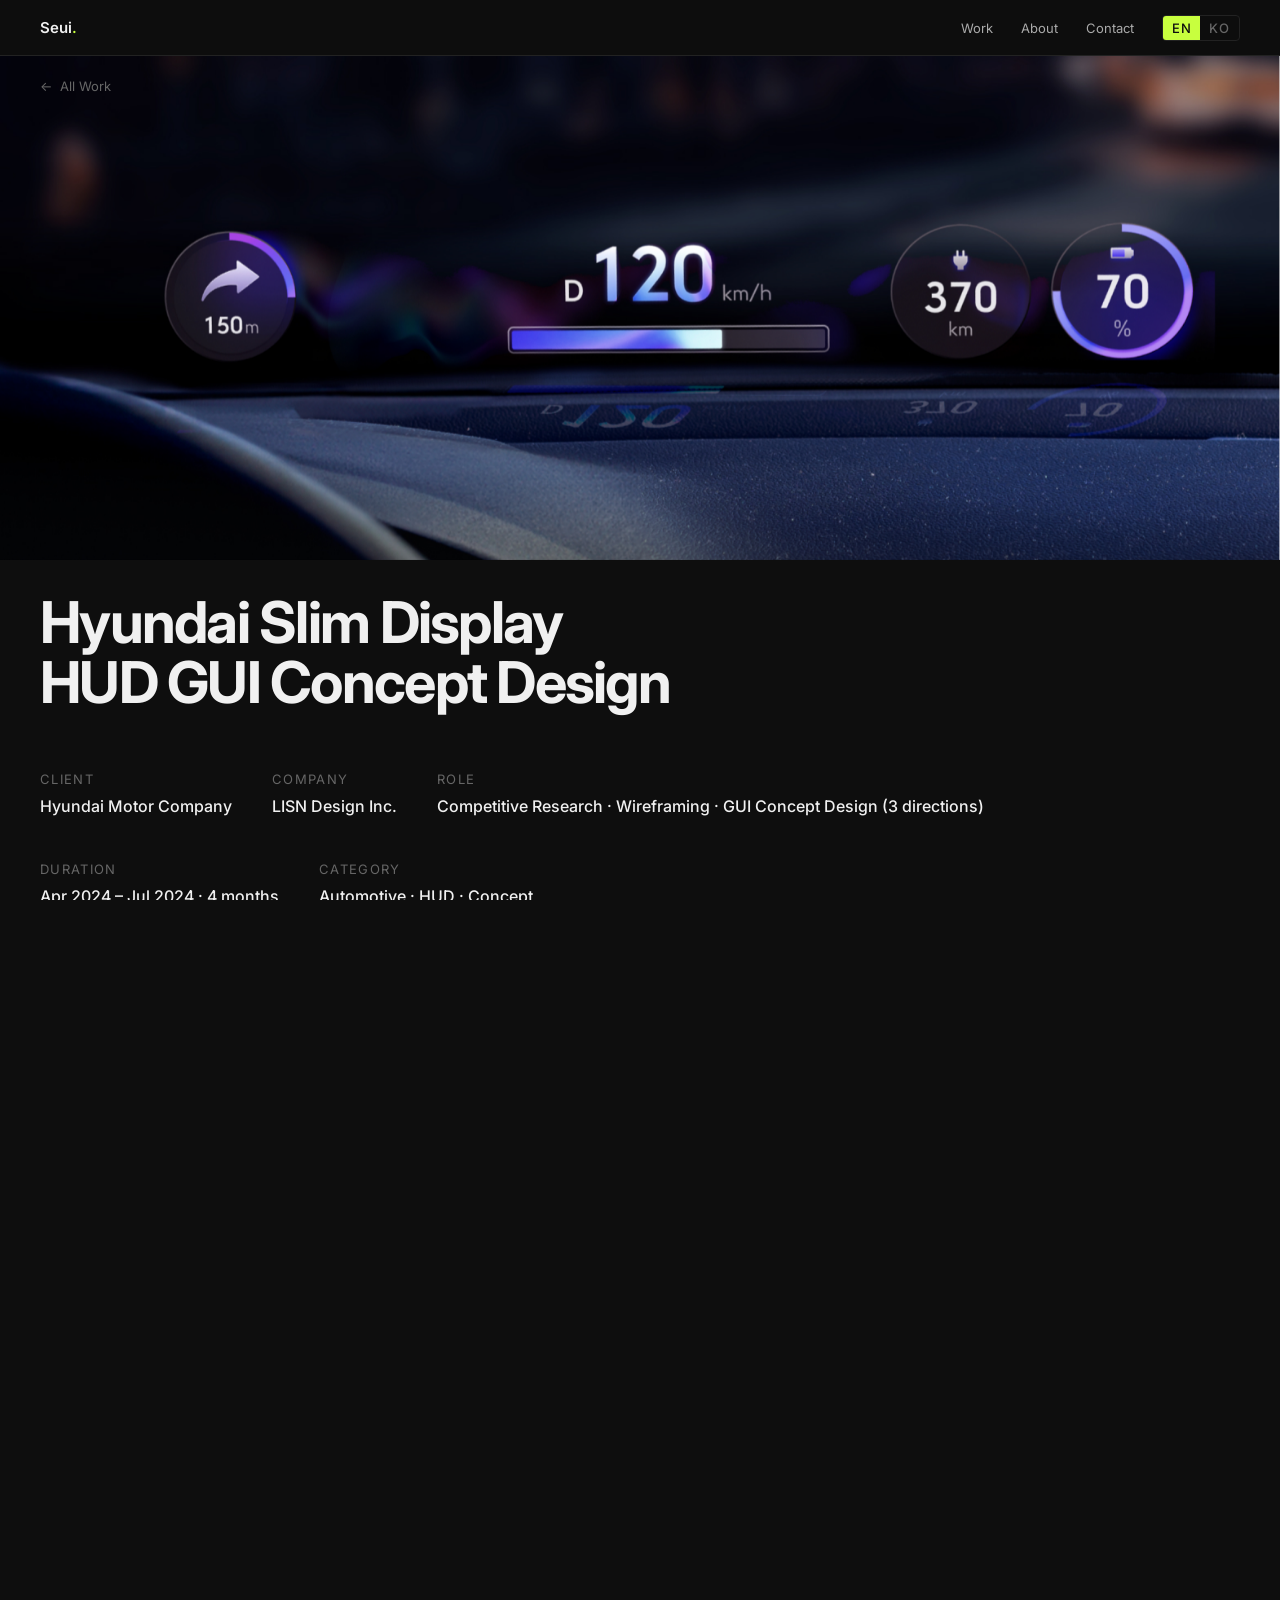
<file: project/slim-display.html>
<!DOCTYPE html>
<html lang="en">
<head>
  <meta charset="UTF-8" />
  <meta name="viewport" content="width=device-width, initial-scale=1.0" />
  <title>Slim Display HUD — Seui Park</title>
  <link rel="preconnect" href="https://fonts.googleapis.com" />
  <link href="https://fonts.googleapis.com/css2?family=Inter:wght@400;500;600;700&display=swap" rel="stylesheet" />
  <link rel="stylesheet" href="../css/style.css?v=33" />
  <!-- Google Analytics -->
  <script async src="https://www.googletagmanager.com/gtag/js?id=G-S1LXDW2BQ7"></script>
  <script>
    window.dataLayer = window.dataLayer || [];
    function gtag(){dataLayer.push(arguments);}
    gtag('js', new Date());
    gtag('config', 'G-S1LXDW2BQ7');
  </script>
</head>
<body class="detail-page">
  <nav class="detail-nav">
    <a href="../index.html" class="nav-logo" onclick="sessionStorage.removeItem('sp-visited')">Seui<span>.</span></a>
    <ul class="nav-links">
      <li><a href="../index.html#projects" data-lang="en">Work</a><a href="../index.html#projects" data-lang="ko">프로젝트</a></li>
      <li><a href="../index.html#about" data-lang="en">About</a><a href="../index.html#about" data-lang="ko">소개</a></li>
      <li><a href="../index.html#contact" data-lang="en">Contact</a><a href="../index.html#contact" data-lang="ko">연락처</a></li>
      <li>
        <div class="lang-toggle">
          <button class="lang-btn active" data-lang="en">EN</button>
          <button class="lang-btn" data-lang="ko">KO</button>
        </div>
      </li>
    </ul>
  </nav>

  <a href="../index.html#projects" class="detail-back">← <span data-lang="en">All Work</span><span data-lang="ko">전체 프로젝트</span></a>

  <div class="detail-img-hero">
    <div class="img-slider">
      <div class="img-slides">
        <img src="../images/slim-display.jpg" alt="Slim Display HUD Concept" />
        <img src="../images/slim-display_1.png" alt="Slim Display HUD Detail 1" />
        <img src="../images/slim-display_2.png" alt="Slim Display HUD Detail 2" />
      </div>
    </div>
  </div>

  <header class="detail-hero">
    <h1 class="detail-title">
      <span data-lang="en">Hyundai Slim Display<br/>HUD GUI Concept Design</span>
      <span data-lang="ko">현대자동차 차세대<br/>Slim Display GUI 컨셉 시안</span>
    </h1>
    <div class="detail-meta-row">
      <div class="detail-meta-item">
        <p class="meta-key">Client</p>
        <p class="meta-val">Hyundai Motor Company</p>
      </div>
      <div class="detail-meta-item">
        <p class="meta-key">Company</p>
        <p class="meta-val">LISN Design Inc.</p>
      </div>
      <div class="detail-meta-item">
        <p class="meta-key">Role</p>
        <p class="meta-val">Competitive Research · Wireframing · GUI Concept Design (3 directions)</p>
      </div>
      <div class="detail-meta-item">
        <p class="meta-key">Duration</p>
        <p class="meta-val">Apr 2024 – Jul 2024 · 4 months</p>
      </div>
      <div class="detail-meta-item">
        <p class="meta-key">Category</p>
        <p class="meta-val">Automotive · HUD · Concept</p>
      </div>
    </div>
  </header>

  <main class="detail-body">

    <div class="detail-section">
      <h2><span data-lang="en">Overview</span><span data-lang="ko">프로젝트 개요</span></h2>
      <p>
        <span data-lang="en">Designed GUI concept directions for Hyundai Motor's next-generation Head-Up Display — a narrow windshield-reflective display requiring high visibility, minimal distraction, and modular layout design.</span>
        <span data-lang="ko">좁은 윈드실드 반사형 디스플레이라는 제약 속에서 현대자동차 차세대 HUD GUI 컨셉 3종을 설계했으며, 최종적으로 심플형 컨셉이 채택되었습니다.</span>
      </p>
    </div>

    <div class="detail-section">
      <h2><span data-lang="en">Problem</span><span data-lang="ko">문제</span></h2>
      <p>
        <span data-lang="en">Traditional HUD design conventions didn't apply — the display was unusually narrow, windshield-reflective, and required delivering all essential driving information within extreme spatial constraints.</span>
        <span data-lang="ko">기존 HUD 설계 방식이 통하지 않는 특수 매체였습니다. 세로 높이가 좁고 윈드실드에 반사되는 형태로, 밝은 배경·낮은 대비·작은 폰트 사용이 어려운 제약이 있었습니다.</span>
      </p>
    </div>

    <div class="detail-section">
      <h2><span data-lang="en">Outcome</span><span data-lang="ko">성과</span></h2>
      <div class="outcome-cards">
        <div class="outcome-card">
          <p class="o-val">✓ Adopted</p>
          <p class="o-desc">
            <span data-lang="en">Simple (icon-based) concept selected as final design direction by Hyundai</span>
            <span data-lang="ko">심플형(아이콘 기반) 컨셉이 현대자동차 최종 디자인 방향으로 채택</span>
          </p>
        </div>
        <div class="outcome-card">
          <p class="o-val">3</p>
          <p class="o-desc">
            <span data-lang="en">Distinct concept directions with prototypes delivered for client evaluation</span>
            <span data-lang="ko">프로토타입 포함 컨셉 방향 3가지 클라이언트 제안</span>
          </p>
        </div>
      </div>
    </div>

    <div class="detail-section">
      <h2><span data-lang="en">Process</span><span data-lang="ko">과정</span></h2>
      <ul>
        <li>
          <span data-lang="en">Researched 8 competitor HUD systems to define information hierarchy: fixed, transitional, and TBT zones</span>
          <span data-lang="ko">8개 브랜드 HUD 리서치로 고정·전환·TBT 정보 우선순위 정의</span>
        </li>
        <li>
          <span data-lang="en">Designed 3 concept directions: graphic-rich (cyberpunk), graph-focused (standard), icon-based (simple)</span>
          <span data-lang="ko">그래픽 풍부형(사이버펑크)·그래프 중심형(표준)·아이콘 기반형(심플) 3종 컨셉 제작</span>
        </li>
        <li>
          <span data-lang="en">Conducted physical visibility tests by printing mockups at actual display size</span>
          <span data-lang="ko">실물 크기로 인쇄하여 물리적 시인성 테스트 진행</span>
        </li>
        <li>
          <span data-lang="en">Proposed a 12-column grid + widget-based modular layout for future scalability</span>
          <span data-lang="ko">향후 확장성을 위한 12컬럼 그리드 + 위젯 기반 모듈형 레이아웃 제안</span>
        </li>
      </ul>
    
    <div class="section-imgs">
        <img src="../images/slim-display_1.png" alt="Slim Display HUD Detail 1" />
        <img src="../images/slim-display_2.png" alt="Slim Display HUD Detail 2" />
      </div>
  </div>

    <div class="detail-section">
      <h2><span data-lang="en">What I Learned</span><span data-lang="ko">회고</span></h2>
      <p class="project-reflection">
        <span data-lang="en">Designing for constrained media teaches you to prioritize ruthlessly — every pixel has to earn its place.</span>
        <span data-lang="ko">제약이 많은 매체에서 디자인할수록 우선순위를 명확히 하는 힘이 생깁니다.</span>
      </p>
    </div>

    <div class="detail-section">
      <h2><span data-lang="en">Tools Used</span><span data-lang="ko">사용 툴</span></h2>
      <div class="tools-grid">
        <span class="tool-tag">Figma</span>
      </div>
    </div>

  </main>

  <nav class="project-nav">
    <a href="ccnc.html" class="project-nav-item prev">
      <span class="nav-direction">← <span data-lang="en">Previous</span><span data-lang="ko">이전 프로젝트</span></span>
      <span class="nav-project-title">CCNC IVI GUI Resources</span>
      <span class="nav-project-client">Hyundai Motor</span>
    </a>
    <a href="ivi-service.html" class="project-nav-item next">
      <span class="nav-direction"><span data-lang="en">Next</span><span data-lang="ko">다음 프로젝트</span> →</span>
      <span class="nav-project-title">IVI Real-Time Data Service</span>
      <span class="nav-project-client">Hyundai Motor</span>
    </a>
  </nav>

  <script src="../js/main.js"></script>
</body>
</html>
</file>
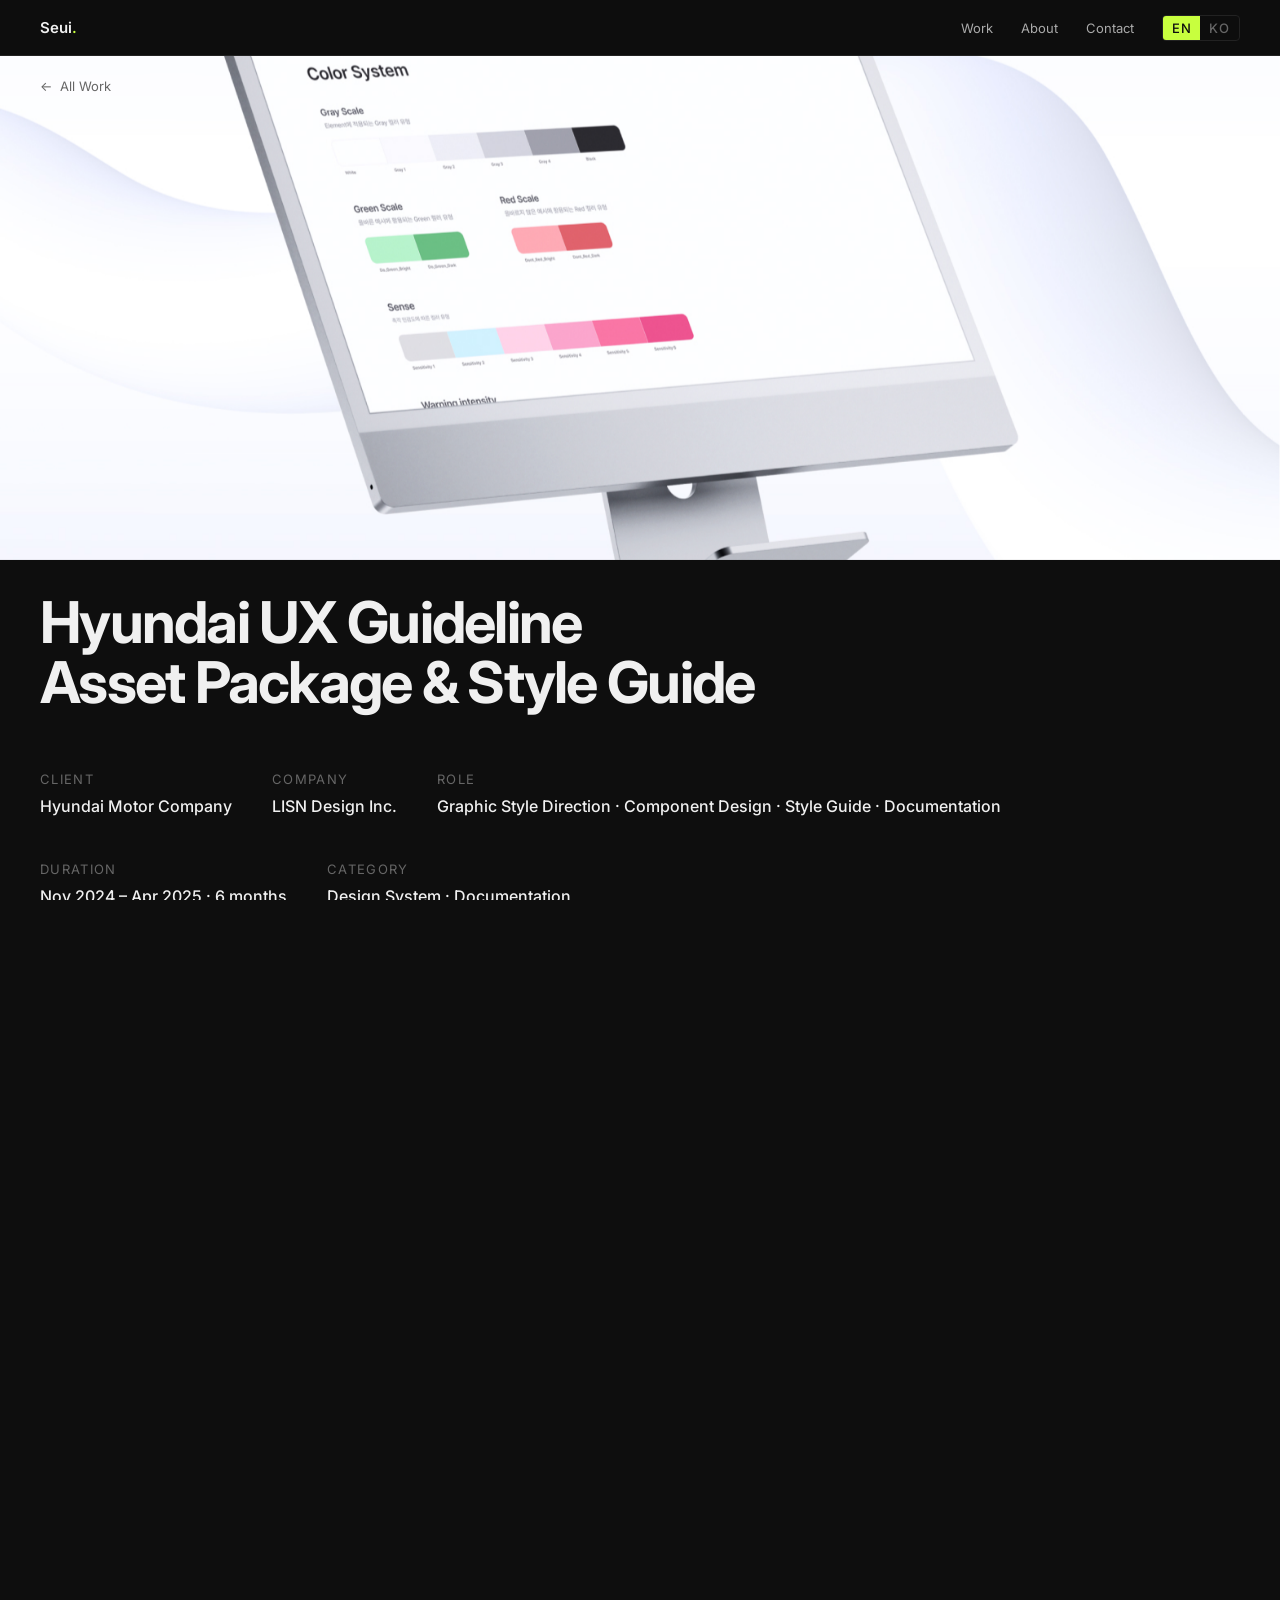
<file: project/ux-guideline.html>
<!DOCTYPE html>
<html lang="en">
<head>
  <meta charset="UTF-8" />
  <meta name="viewport" content="width=device-width, initial-scale=1.0" />
  <title>UX Guideline System — Seui Park</title>
  <link rel="preconnect" href="https://fonts.googleapis.com" />
  <link href="https://fonts.googleapis.com/css2?family=Inter:wght@400;500;600;700&display=swap" rel="stylesheet" />
  <link rel="stylesheet" href="../css/style.css?v=33" />
  <!-- Google Analytics -->
  <script async src="https://www.googletagmanager.com/gtag/js?id=G-S1LXDW2BQ7"></script>
  <script>
    window.dataLayer = window.dataLayer || [];
    function gtag(){dataLayer.push(arguments);}
    gtag('js', new Date());
    gtag('config', 'G-S1LXDW2BQ7');
  </script>
</head>
<body class="detail-page">
  <nav class="detail-nav">
    <a href="../index.html" class="nav-logo" onclick="sessionStorage.removeItem('sp-visited')">Seui<span>.</span></a>
    <ul class="nav-links">
      <li><a href="../index.html#projects" data-lang="en">Work</a><a href="../index.html#projects" data-lang="ko">프로젝트</a></li>
      <li><a href="../index.html#about" data-lang="en">About</a><a href="../index.html#about" data-lang="ko">소개</a></li>
      <li><a href="../index.html#contact" data-lang="en">Contact</a><a href="../index.html#contact" data-lang="ko">연락처</a></li>
      <li>
        <div class="lang-toggle">
          <button class="lang-btn active" data-lang="en">EN</button>
          <button class="lang-btn" data-lang="ko">KO</button>
        </div>
      </li>
    </ul>
  </nav>

  <a href="../index.html#projects" class="detail-back">← <span data-lang="en">All Work</span><span data-lang="ko">전체 프로젝트</span></a>

  <div class="detail-img-hero">
    <div class="img-slider">
      <div class="img-slides">
        <img src="../images/ux-guideline.jpg" alt="UX Guideline Asset System" />
        <img src="../images/UX_Guideline_1.png" alt="UX Guideline Modularization & Variant" />
        <img src="../images/UX_Guideline_2.png" alt="UX Guideline Sensory Feedback & Style Guide" />
        <img src="../images/UX_Guideline_3.png" alt="UX Guideline UX Keywords" />
      </div>
    </div>
  </div>

  <header class="detail-hero">
    <h1 class="detail-title">
      <span data-lang="en">Hyundai UX Guideline<br/>Asset Package &amp; Style Guide</span>
      <span data-lang="ko">현대자동차 UX 가이드라인<br/>에셋 패키지 &amp; 스타일 가이드</span>
    </h1>
    <div class="detail-meta-row">
      <div class="detail-meta-item">
        <p class="meta-key">Client</p>
        <p class="meta-val">Hyundai Motor Company</p>
      </div>
      <div class="detail-meta-item">
        <p class="meta-key">Company</p>
        <p class="meta-val">LISN Design Inc.</p>
      </div>
      <div class="detail-meta-item">
        <p class="meta-key">Role</p>
        <p class="meta-val">Graphic Style Direction · Component Design · Style Guide · Documentation</p>
      </div>
      <div class="detail-meta-item">
        <p class="meta-key">Duration</p>
        <p class="meta-val">Nov 2024 – Apr 2025 · 6 months</p>
      </div>
      <div class="detail-meta-item">
        <p class="meta-key">Category</p>
        <p class="meta-val">Design System · Documentation</p>
      </div>
    </div>
  </header>

  <main class="detail-body">

    <div class="detail-section">
      <h2><span data-lang="en">Overview</span><span data-lang="ko">프로젝트 개요</span></h2>
      <p>
        <span data-lang="en">Built a scalable Figma-based graphic asset library for Hyundai Motor's UX guideline documentation — replacing a manual PowerPoint-based workflow and reducing production time by 75%.</span>
        <span data-lang="ko">현대자동차의 UX 가이드라인 제작에 사용되는 그래픽 에셋 라이브러리를 피그마 기반으로 구축하여, PPT 수작업 방식을 대체하고 작업 시간을 75% 단축했습니다.</span>
      </p>
    </div>

    <div class="detail-section">
      <h2><span data-lang="en">Problem</span><span data-lang="ko">문제</span></h2>
      <p>
        <span data-lang="en">UX principles were documented using manually drawn PowerPoint shapes — inconsistent, time-consuming, and hard for other departments to interpret correctly. Every new guideline required rebuilding illustrations from scratch.</span>
        <span data-lang="ko">UX 원칙은 PPT 수작업 도형으로 문서화되었고, 일관성이 없고 시간이 오래 걸렸으며 타 부서의 해석 차이도 발생했습니다. 새 가이드라인마다 일러스트를 처음부터 다시 만들어야 했습니다.</span>
      </p>
    </div>

    <div class="detail-section">
      <h2><span data-lang="en">Outcome</span><span data-lang="ko">성과</span></h2>
      <div class="outcome-cards">
        <div class="outcome-card">
          <p class="o-val">75%</p>
          <p class="o-desc">
            <span data-lang="en">Reduction in guideline production time (2 hours → 30 minutes per document)</span>
            <span data-lang="ko">가이드라인 1건 제작 시간 단축 (2시간 → 30분)</span>
          </p>
        </div>
        <div class="outcome-card">
          <p class="o-val">~180h</p>
          <p class="o-desc">
            <span data-lang="en">Saved annually based on 10 guidelines per month</span>
            <span data-lang="ko">월 10건 기준 연간 절약 시간</span>
          </p>
        </div>
      </div>
    </div>

    <div class="detail-section">
      <h2><span data-lang="en">Process</span><span data-lang="ko">과정</span></h2>
      <ul>
        <li>
          <span data-lang="en">Classified vehicle UX components into a view-based hierarchy (front / side / quarter view)</span>
          <span data-lang="ko">차량 UX 구성요소를 시점(전면·측면·쿼터뷰)별로 분류</span>
        </li>
        <li>
          <span data-lang="en">Developed a flat, minimal, line-based graphic style inspired by IKEA assembly manuals</span>
          <span data-lang="ko">이케아 설명서에서 영감을 받은 평면·미니멀·라인 기반 그래픽 스타일 정립</span>
        </li>
        <li>
          <span data-lang="en">Built modular Figma components with Variant support for Do/Don't toggling</span>
          <span data-lang="ko">Do/Don't를 Variant로 관리하는 모듈화 Figma 컴포넌트 구축</span>
        </li>
        <li>
          <span data-lang="en">Created a style guide (color, line weight, spacing) for consistent asset production</span>
          <span data-lang="ko">일관된 에셋 제작을 위한 스타일 가이드(컬러·선 두께·간격) 작성</span>
        </li>
        <li>
          <span data-lang="en">Designed visual, auditory, and haptic effect icons for multi-sensory UX expression</span>
          <span data-lang="ko">시각·청각·햅틱 효과 아이콘을 설계하여 다감각적 UX 표현 지원</span>
        </li>
      </ul>
    
    <div class="section-imgs">
        <img src="../images/UX_Guideline_1.png" alt="UX Guideline Modularization & Variant" />
        <img src="../images/UX_Guideline_2.png" alt="UX Guideline Sensory Feedback & Style Guide" />
        <img src="../images/UX_Guideline_3.png" alt="UX Guideline UX Keywords" />
      </div>
  </div>

    <div class="detail-section">
      <h2><span data-lang="en">What I Learned</span><span data-lang="ko">회고</span></h2>
      <p class="project-reflection">
        <span data-lang="en">Good design systems aren't just beautiful — they're usable by others without explanation.</span>
        <span data-lang="ko">좋은 디자인 시스템은 예쁜 것이 아니라, 설명 없이도 누구나 쓸 수 있는 것입니다.</span>
      </p>
    </div>

    <div class="detail-section">
      <h2><span data-lang="en">Tools Used</span><span data-lang="ko">사용 툴</span></h2>
      <div class="tools-grid">
        <span class="tool-tag">Figma</span>
      </div>
    </div>

  </main>

  <nav class="project-nav">
    <a href="ivi-service.html" class="project-nav-item prev">
      <span class="nav-direction">← <span data-lang="en">Previous</span><span data-lang="ko">이전 프로젝트</span></span>
      <span class="nav-project-title">IVI Real-Time Data Service</span>
      <span class="nav-project-client">Hyundai Motor</span>
    </a>
    <a href="lg-optical.html" class="project-nav-item next">
      <span class="nav-direction"><span data-lang="en">Next</span><span data-lang="ko">다음 프로젝트</span> →</span>
      <span class="nav-project-title">Optical Display Concept</span>
      <span class="nav-project-client">LG Electronics</span>
    </a>
  </nav>

  <script src="../js/main.js"></script>
</body>
</html>
</file>
<file: css/style.css>
/* ============================================================
   SEUI PARK — Portfolio CSS
   ============================================================ */

/* ── Reset & Base ── */
*, *::before, *::after { box-sizing: border-box; margin: 0; padding: 0; }

:root {
  --bg: #0e0e0e;
  --surface: #161616;
  --border: #222;
  --text-primary: #f0f0f0;
  --text-secondary: #aaa;
  --text-muted: #666;
  --accent: #c8ff3e;
  --font: 'Inter', -apple-system, BlinkMacSystemFont, sans-serif;
  --col-w: 260px;
  --header-h: 44px;
  --meta-h: 160px;
  --ease: 0.25s cubic-bezier(0.4, 0, 0.2, 1);
}

html, body { height: 100%; overflow: hidden; }

body {
  background: var(--bg);
  color: var(--text-primary);
  font-family: var(--font);
  font-size: 16px;
  line-height: 1.6;
  -webkit-font-smoothing: antialiased;
}

a { color: inherit; text-decoration: none; }
img { display: block; }

/* ══════════════════════════════════════
   SPLASH SCREEN
══════════════════════════════════════ */
.splash {
  position: fixed;
  inset: 0;
  z-index: 200;
  background: var(--bg);
  display: flex;
  flex-direction: column;
  align-items: center;
  justify-content: center;
  align-items: center;
  justify-content: center;
  cursor: pointer;
  transition: opacity 0.7s cubic-bezier(0.4, 0, 0.2, 1);
  overflow: hidden;
}

.splash.hidden {
  opacity: 0;
  pointer-events: none;
}

/* ── Line mask reveal ── */
.splash-text {
  text-align: center;
}

.st-line-wrap {
  overflow: hidden;
  padding-bottom: 0.08em;
}

.st-sub-wrap {
  margin-top: 20px;
}

.st-line {
  display: block;
  font-size: clamp(48px, 6.5vw, 96px);
  font-weight: 700;
  letter-spacing: -0.03em;
  line-height: 1.05;
  color: #ffffff;
  transform: translateY(110%);
}

.st-sub {
  display: block;
  font-size: 12px;
  color: rgba(255,255,255,0.45);
  letter-spacing: 0.12em;
  text-transform: uppercase;
  transform: translateY(110%);
}

.splash-enter {
  position: absolute;
  bottom: 48px;
  left: 50%;
  transform: translateX(-50%);
  display: flex;
  flex-direction: column;
  align-items: center;
  gap: 8px;
  background: none;
  border: none;
  color: rgba(255,255,255,0.3);
  font-size: 11px;
  font-family: var(--font);
  letter-spacing: 0.12em;
  text-transform: uppercase;
  cursor: pointer;
  z-index: 5;
  opacity: 0;
  transition: color var(--ease);
  animation: splash-bounce 2s ease-in-out infinite;
}

.splash-enter:hover { color: rgba(255,255,255,0.8); }

.splash::after {
  content: '';
  position: absolute;
  inset: 0;
  background: radial-gradient(ellipse 70% 70% at center, transparent 35%, rgba(0,0,0,0.82) 100%);
  pointer-events: none;
  z-index: 2;
  opacity: 0;
  transition: opacity 1.0s ease 0.2s;
}
.splash.phase2::after {
  opacity: 1;
}

/* ── Bento Grid ── */
.splash-grid {
  display: grid;
  grid-template-columns: repeat(4, 1fr);
  grid-template-rows: repeat(3, 1fr);
  gap: 8px;
  width: 100vw;
  height: 100vh;
  padding: 8px;
  box-sizing: border-box;
}

.sg-card {
  will-change: transform, opacity;
  transform: translate3d(0, 0, 0);
  position: relative;
  border-radius: 10px;
  overflow: hidden;
  background: #111;
  text-decoration: none;
  cursor: pointer;
  opacity: 0;
  transition: opacity 0.8s cubic-bezier(0.16, 1, 0.3, 1),
              transform 0.8s cubic-bezier(0.16, 1, 0.3, 1);
}

.sg-card:hover {
  filter: brightness(1.15);
  z-index: 2;
}
.sg-placeholder {
  display: flex;
  flex-direction: column;
  align-items: flex-start;
  justify-content: flex-end;
  padding: 16px;
  height: 100%;
  width: 100%;
}
.sg-ph-num {
  font-size: 10px;
  font-weight: 700;
  color: rgba(255,255,255,0.35);
  letter-spacing: 0.08em;
  margin-bottom: 6px;
}
.sg-ph-name {
  font-size: 15px;
  font-weight: 600;
  color: rgba(255,255,255,0.55);
  line-height: 1.3;
}


.sg-img {
  position: absolute;
  inset: 0;
  overflow: hidden;
}

.sg-img img {
  width: 100%;
  height: 100%;
  object-fit: cover;
  display: block;
  transition: transform 0.4s cubic-bezier(0.4, 0, 0.2, 1);
}

.sg-card:hover .sg-img img {
  transform: scale(1.05);
}

.sg-meta {
  position: absolute;
  top: 0;
  left: 0;
  right: 0;
  padding: 10px 12px;
  background: linear-gradient(to bottom, rgba(0,0,0,0.7) 0%, transparent 100%);
  display: flex;
  justify-content: space-between;
  align-items: flex-start;
}

.sg-num {
  font-size: 10px;
  font-weight: 700;
  color: rgba(255,255,255,0.9);
  letter-spacing: 0.04em;
}

.sg-name {
  font-size: 9px;
  color: rgba(255,255,255,0.65);
  text-align: right;
  line-height: 1.3;
}

.splash-enter {
  position: absolute;
  bottom: 40px;
  left: 50%;
  transform: translateX(-50%);
  display: flex;
  flex-direction: column;
  align-items: center;
  gap: 8px;
  background: none;
  border: none;
  color: var(--text-muted);
  font-size: 11px;
  font-family: var(--font);
  letter-spacing: 0.1em;
  text-transform: uppercase;
  cursor: pointer;
  z-index: 5;
  opacity: 0;
  transition: opacity 0.6s ease, color var(--ease);
  animation: splash-bounce 2s ease-in-out 1.8s infinite;
}

.splash.phase2 .splash-enter { opacity: 1; }
.splash-enter:hover { color: var(--text-primary); }

@keyframes splash-bounce {
  0%, 100% { transform: translateX(-50%) translateY(0); }
  50%       { transform: translateX(-50%) translateY(6px); }
}

#hero-canvas {
  position: absolute;
  inset: 0;
  width: 100%;
  height: 100%;
  z-index: 0;
  pointer-events: none;
  opacity: 0.85;
}

/* 원통 래퍼 — 이 요소가 회전함 */
.cylinder {
  position: absolute;
  left: 50%;
  top: 50%;
  width: 0;
  height: 0;
  transform-style: preserve-3d;
  transition: transform 0.7s cubic-bezier(0.25, 0.46, 0.45, 0.94);
}

.sc {
  --cw: clamp(240px, 20vw, 340px);
  position: absolute;
  width: var(--cw);
  height: calc(var(--cw) * 0.68);
  left: 0;
  top: 0;
  margin-left: calc(var(--cw) / -2);
  margin-top: calc(var(--cw) * 0.68 / -2);
  border-radius: 12px;
  overflow: hidden;
  background: #111;
  text-decoration: none;
  cursor: pointer;
  display: block;
  backface-visibility: hidden;
  box-shadow: 0 12px 40px rgba(0,0,0,0.55);
  transition: box-shadow 0.4s ease;
}

.sc.active {
  box-shadow: 0 24px 80px rgba(200,255,62,0.22), 0 12px 40px rgba(0,0,0,0.6);
}

/* 이미지가 카드 전체를 꽉 채움 */
.sc-img {
  position: absolute;
  inset: 0;
  overflow: hidden;
}

.sc-img img {
  width: 100%;
  height: 100%;
  object-fit: cover;
  display: block;
}

/* 번호/이름 오버레이 */
.sc-meta {
  position: absolute;
  top: 0;
  left: 0;
  right: 0;
  padding: 10px 12px 28px;
  background: linear-gradient(to bottom, rgba(0,0,0,0.72) 0%, transparent 100%);
  display: flex;
  justify-content: space-between;
  align-items: flex-start;
}

.sc-num {
  font-size: 10px;
  font-weight: 700;
  color: rgba(255,255,255,0.9);
  letter-spacing: 0.04em;
}

.sc-name {
  font-size: 9px;
  color: rgba(255,255,255,0.65);
  text-align: right;
  line-height: 1.3;
}

/* ── Center Quote ── */
.splash-inner {
  text-align: center;
  flex-shrink: 0;
  white-space: nowrap;
  opacity: 0;
  transition: opacity 0.9s ease 0.1s;
}

.splash.ready .splash-inner {
  opacity: 1;
}

.splash-quote {
  font-size: clamp(44px, 7vw, 96px);
  font-weight: 700;
  letter-spacing: -0.04em;
  line-height: 1.0;
  margin-bottom: 28px;
  color: var(--text-primary);
}

.splash-attr {
  font-size: 12px;
  color: var(--text-muted);
  letter-spacing: 0.08em;
}

.splash-enter {
  position: absolute;
  bottom: 40px;
  left: 50%;
  transform: translateX(-50%);
  display: flex;
  flex-direction: column;
  align-items: center;
  gap: 8px;
  background: none;
  border: none;
  color: var(--text-muted);
  font-size: 11px;
  font-family: var(--font);
  letter-spacing: 0.1em;
  text-transform: uppercase;
  cursor: pointer;
  z-index: 5;
  opacity: 0;
  transition: opacity 0.6s ease 0.9s, color var(--ease);
  animation: splash-bounce 2s ease-in-out 1.8s infinite;
}

.splash.phase2 .splash-enter { opacity: 1; }
.splash-enter:hover { color: var(--text-primary); }

@keyframes splash-bounce {
  0%, 100% { transform: translateX(-50%) translateY(0); }
  50%       { transform: translateX(-50%) translateY(6px); }
}


/* ── Splash Headline (phase 2) ── */
.splash-headline {
  position: absolute;
  inset: 0;
  display: flex;
  flex-direction: column;
  align-items: center;
  justify-content: center;
  pointer-events: none;
  opacity: 0;
  transition: opacity 1.5s cubic-bezier(0.0, 0.0, 0.2, 1);
  z-index: 10;
}
.splash-headline.visible { opacity: 1; }
.sh-title {
  font-size: clamp(40px, 5.5vw, 80px);
  font-weight: 700;
  letter-spacing: -0.03em;
  line-height: 1.0;
  color: #ffffff;
  margin-bottom: 14px;
  text-align: center;
  text-shadow: 0 0 60px rgba(0,0,0,0.9), 0 2px 20px rgba(0,0,0,0.7);
}
.sh-sub {
  font-size: 12px;
  color: rgba(255,255,255,0.55);
  letter-spacing: 0.1em;
  text-transform: uppercase;
}

/* ── Two-column layout (fixed sidebar + fluid content) ── */
.layout {
  display: grid;
  grid-template-columns: 2fr 3fr;
  height: 100vh;
  overflow: hidden;
}

/* ══════════════════════════════════════
   LEFT SIDEBAR
══════════════════════════════════════ */
.sidebar {
  border-right: 1px solid var(--border);
  display: flex;
  flex-direction: column;
  height: 100vh;
  overflow-y: auto;
  overflow-x: hidden;
  scrollbar-width: none;
  padding: 40px 44px 32px;
}

.sidebar::-webkit-scrollbar { display: none; }

.col-top { flex: 1; }

.col-bottom {
  margin-top: 32px;
  display: flex;
  flex-direction: column;
  gap: 10px;
}

.col-bottom-row {
  display: flex;
  align-items: center;
  justify-content: space-between;
}

.col-name {
  font-size: 26px;
  font-weight: 700;
  letter-spacing: -0.03em;
  margin-bottom: 6px;
  cursor: pointer;
  line-height: 1.1;
  display: inline-block;
}
.col-name .letter {
  display: inline-block;
  transition: transform 0.45s cubic-bezier(0.34, 1.56, 0.64, 1),
              color 0.2s ease;
}
.col-name:hover .letter { color: var(--accent); }
.col-name .letter:hover  { transform: translateY(-8px); }

.col-role {
  font-size: 14px;
  color: var(--text-secondary);
  margin-bottom: 24px;
}

.col-bio {
  font-size: 12px;
  color: var(--text-secondary);
  line-height: 1.75;
  margin-bottom: 28px;
}

.col-links {
  display: flex;
  flex-direction: column;
  gap: 6px;
  margin-bottom: 36px;
}

.col-links a {
  font-size: 14px;
  font-weight: 500;
  color: var(--text-primary);
  transition: color var(--ease);
}

.col-links a:hover { color: var(--accent); }

.col-clock {
  font-size: 13px;
  color: var(--text-muted);
  font-variant-numeric: tabular-nums;
  letter-spacing: 0.06em;
}

.col-copy {
  font-size: 13px;
  color: var(--text-muted);
}

.col-section-label {
  font-size: 13px;
  letter-spacing: 0.1em;
  text-transform: uppercase;
  color: var(--text-muted);
  margin-bottom: 14px;
}

.proj-list {
  list-style: none;
  display: flex;
  flex-direction: column;
  gap: 2px;
}

.proj-list-item {
  display: flex;
  align-items: baseline;
  gap: 8px;
  padding: 7px 0;
  cursor: pointer;
  transition: background var(--ease);
  flex-wrap: wrap;
}

.proj-list-tag {
  font-size: 11px;
  color: var(--text-muted);
  letter-spacing: 0.04em;
  flex-shrink: 0;
  margin-left: auto;
  white-space: nowrap;
}

.proj-list-item:hover .proj-list-name,
.proj-list-item.active .proj-list-name {
  color: var(--text-primary);
}

.proj-list-item.active .proj-list-num {
  color: var(--accent);
}

.proj-list-num {
  font-size: 13px;
  color: var(--text-muted);
  flex-shrink: 0;
  font-variant-numeric: tabular-nums;
  letter-spacing: 0.04em;
  transition: color var(--ease);
}

.proj-list-name {
  font-size: 16px;
  color: var(--text-secondary);
  transition: color var(--ease);
  line-height: 1.4;
}

/* Language Toggle */
.lang-toggle {
  display: flex;
  align-items: center;
  border: 1px solid var(--border);
  border-radius: 4px;
  overflow: hidden;
}

.lang-btn {
  background: none;
  border: none;
  color: var(--text-muted);
  font-size: 13px;
  font-weight: 500;
  padding: 4px 9px;
  cursor: pointer;
  font-family: var(--font);
  transition: all var(--ease);
  letter-spacing: 0.06em;
}

.lang-btn.active {
  background: var(--accent);
  color: #0e0e0e;
}

.lang-btn:hover:not(.active) {
  color: var(--text-primary);
}

/* ══════════════════════════════════════
   COL 3 — CONTENT PANEL
══════════════════════════════════════ */
.content-panel {
  display: flex;
  flex-direction: column;
  height: 100vh;
  overflow: hidden;
}

/* 이미지 영역 */
.proj-img-wrap {
  width: 100%;
  aspect-ratio: 16 / 9;
  flex-shrink: 0;
  overflow: hidden;
  position: relative;
  background: var(--surface);
  cursor: pointer;
}

.proj-img-wrap img {
  width: 100%;
  height: 100%;
  object-fit: cover;
  display: block;
  transition: transform 0.5s cubic-bezier(0.4, 0, 0.2, 1), opacity 0.3s ease;
}

.proj-img-wrap:hover img {
  transform: scale(1.03);
}

.proj-img-placeholder {
  width: 100%;
  height: 100%;
  position: absolute;
  inset: 0;
  display: flex;
  align-items: center;
  justify-content: center;
  font-size: clamp(20px, 3vw, 36px);
  font-weight: 700;
  color: var(--text-muted);
  letter-spacing: -0.02em;
  text-align: center;
  line-height: 1.3;
}

/* 메타 정보 (상단) */
.proj-meta-row {
  height: var(--meta-h);
  display: grid;
  grid-template-columns: 1fr 1fr;
  border-bottom: 1px solid var(--border);
  flex-shrink: 0;
}

.proj-meta-left {
  padding: 24px 32px;
  border-right: 1px solid var(--border);
  display: flex;
  flex-direction: column;
  justify-content: space-between;
}

.proj-meta-num {
  font-size: 11px;
  color: var(--text-muted);
  letter-spacing: 0.1em;
  font-variant-numeric: tabular-nums;
}

.proj-meta-title {
  font-size: clamp(16px, 1.8vw, 22px);
  font-weight: 600;
  letter-spacing: -0.02em;
  line-height: 1.2;
}

.proj-meta-right {
  padding: 20px 32px;
  display: flex;
  flex-direction: column;
  gap: 4px;
  overflow: hidden;
}

.proj-meta-client {
  font-size: 13px;
  font-weight: 500;
}

.proj-meta-category {
  font-size: 12px;
  color: var(--text-muted);
  margin-bottom: 4px;
}

.proj-meta-desc {
  font-size: 12px;
  color: var(--text-secondary);
  line-height: 1.5;
  display: -webkit-box;
  -webkit-line-clamp: 2;
  -webkit-box-orient: vertical;
  overflow: hidden;
}

.proj-meta-stat {
  font-size: 11px;
  color: var(--accent);
  letter-spacing: 0.02em;
}

.proj-meta-link {
  font-size: 12px;
  color: var(--text-muted);
  margin-top: auto;
  transition: color var(--ease);
  display: inline-block;
}

.proj-meta-link:hover {
  color: var(--accent);
}

/* ── Intro / About Panel ── */
.intro-panel {
  flex: 1;
  display: flex;
  flex-direction: column;
  padding: 40px 40px 48px 36px;
  overflow-y: auto;
  overflow-x: hidden;
  scrollbar-width: none;
  opacity: 1;
  transition: opacity var(--ease);
  align-items: stretch;
}

.intro-panel::-webkit-scrollbar { display: none; }
.intro-panel.fading { opacity: 0; }

/* Top: photo + headline */
.about-top {
  display: grid;
  grid-template-columns: 160px 1fr;
  gap: 32px;
  margin-bottom: 40px;
}

.about-photo-wrap {
  width: 160px;
  aspect-ratio: 3/4;
  background: var(--surface);
  border: 1px solid var(--border);
  overflow: hidden;
  margin-bottom: 12px;
}

.about-photo-wrap img {
  width: 100%;
  height: 100%;
  object-fit: cover;
  object-position: top;
  display: block;
  filter: grayscale(20%);
}

.about-photo-name {
  font-size: 13px;
  font-weight: 600;
  margin-bottom: 2px;
}

.about-photo-sub {
  font-size: 11px;
  color: var(--text-muted);
}

.about-photo-email {
  display: inline-flex;
  align-items: center;
  gap: 5px;
  font-size: 11px;
  color: var(--text-secondary);
  margin-top: 10px;
  cursor: pointer;
  padding: 4px 10px;
  border: 1px solid var(--border);
  border-radius: 100px;
  transition: color 0.2s ease, border-color 0.2s ease, background 0.2s ease;
}
.about-photo-email:hover {
  color: #0e0e0e;
  background: var(--accent);
  border-color: var(--accent);
}

.about-headline-col {
  display: flex;
  flex-direction: column;
  gap: 16px;
}

.about-greeting {
  font-size: 25px;
  font-weight: 700;
  letter-spacing: -0.02em;
  line-height: 1.25;
  color: var(--text-primary);
}

.about-bio-text {
  font-size: 15px;
  color: var(--text-secondary);
  line-height: 1.8;
}

/* Divider */
.about-divider {
  border: none;
  border-top: 1px solid var(--border);
  margin-bottom: 32px;
}

/* Sections */
.about-section {
  margin-bottom: 36px;
}

.about-section-title {
  font-size: 13px;
  font-weight: 600;
  letter-spacing: 0.12em;
  text-transform: uppercase;
  color: var(--text-muted);
  margin-bottom: 20px;
}

.about-rows {
  display: flex;
  flex-direction: column;
  gap: 20px;
}

.about-row {
  display: grid;
  grid-template-columns: 160px 1fr;
  gap: 32px;
}

.about-row-date {
  font-size: 13px;
  color: var(--text-muted);
  font-variant-numeric: tabular-nums;
  padding-top: 2px;
  flex-shrink: 0;
  line-height: 1.5;
}

.about-row-title {
  font-size: 18px;
  font-weight: 600;
  margin-bottom: 3px;
  display: flex;
  align-items: center;
  gap: 8px;
}

.about-tag {
  font-size: 10px;
  font-weight: 500;
  color: var(--text-muted);
  border: 1px solid var(--border);
  border-radius: 3px;
  padding: 1px 6px;
  letter-spacing: 0.04em;
}

.about-row-sub {
  font-size: 14px;
  color: var(--text-secondary);
  margin-bottom: 4px;
}

.about-row-desc {
  font-size: 14px;
  color: var(--text-muted);
  line-height: 1.6;
}

/* ── Project Panel ── */
.project-panel {
  flex: 1;
  overflow-y: auto;
  overflow-x: hidden;
  min-height: 0;
  scrollbar-width: none;
  opacity: 1;
  transition: opacity var(--ease);
}

.project-panel::-webkit-scrollbar { display: none; }
.project-panel.fading { opacity: 0; }

/* ── Scroll fade hint (bottom gradient) ── */
.content-panel {
  position: relative;
}

.panel-scroll-fade {
  position: absolute;
  bottom: 0;
  left: 0;
  right: 0;
  height: 72px;
  background: linear-gradient(to top, var(--bg) 0%, transparent 100%);
  pointer-events: none;
  z-index: 5;
  opacity: 0;
  transition: opacity 0.4s ease;
}

.panel-scroll-fade.visible { opacity: 1; }

/* ── Loading skeleton ── */
@keyframes skeleton-pulse {
  0%, 100% { opacity: 0.25; }
  50%       { opacity: 0.55; }
}

.skeleton-img {
  width: 100%;
  aspect-ratio: 16 / 9;
  background: var(--surface);
  animation: skeleton-pulse 1.5s ease-in-out infinite;
}

.skeleton-hero {
  padding: 28px 36px 24px;
  border-bottom: 1px solid var(--border);
}

.skeleton-line {
  height: 11px;
  background: var(--surface);
  border-radius: 3px;
  margin-bottom: 10px;
  animation: skeleton-pulse 1.5s ease-in-out infinite;
}

.skeleton-title {
  height: 44px;
  width: 68%;
  background: var(--surface);
  border-radius: 3px;
  margin-top: 20px;
  animation: skeleton-pulse 1.5s ease-in-out infinite;
}

/* ── Inline project panel styles ── */
.proj-hero-img { width:100%; max-height:340px; object-fit:cover; border-radius:10px; display:block; }
.proj-hero-placeholder { width:100%; height:220px; background:#1a1a1a; border-radius:10px; display:flex; align-items:center; justify-content:center; font-size:18px; font-weight:600; color:#888; text-align:center; line-height:1.4; }
.project-content .detail-hero { padding:28px 36px 20px; }
.project-content .detail-section { padding:24px 0 48px; }
.detail-label { font-size:13px; letter-spacing:0.1em; text-transform:uppercase; color:#888; display:block; margin-bottom:10px; }
.detail-title { font-size:28px; font-weight:700; letter-spacing:-0.02em; margin-bottom:6px; }
.detail-client { font-size:15px; color:#888; margin-bottom:4px; }
.detail-stat { font-size:15px; font-weight:500; color:#0066ff; margin-bottom:20px; }
.detail-desc { font-size:16px; color:#888; line-height:1.8; margin-bottom:28px; }
.detail-cta { display:inline-block; font-size:15px; font-weight:500; text-decoration:none; border-bottom:1px solid currentColor; padding-bottom:2px; }
.detail-cta:hover { opacity:0.6; }
/* 패널 안에 인젝션된 detail 내용 조정 */

.project-content .detail-img-hero {
  margin-top: 0;
  height: auto;
  aspect-ratio: 16 / 9;
  overflow: hidden;
}

.project-content .detail-body {
  max-width: 100%;
  padding: 40px 36px 60px;
}

.project-content .detail-hero {
  padding: 28px 36px 28px;
}

/* ══════════════════════════════════════
   PROJECT DETAIL PAGES
══════════════════════════════════════ */

/* Detail pages have their own scroll */
body.detail-page {
  overflow: auto;
}

body.detail-page .layout { display: block; height: auto; }

/* Nav for detail pages */
nav.detail-nav {
  position: fixed;
  top: 0; left: 0; right: 0;
  height: 56px;
  display: flex;
  align-items: center;
  justify-content: space-between;
  padding: 0 40px;
  z-index: 100;
  background: rgba(14,14,14,0.92);
  backdrop-filter: blur(12px);
  border-bottom: 1px solid var(--border);
}

.nav-logo {
  font-size: 15px;
  font-weight: 600;
}

.nav-logo span { color: var(--accent); }

.nav-links {
  display: flex;
  align-items: center;
  gap: 28px;
  list-style: none;
}

.nav-links a {
  font-size: 13px;
  color: var(--text-secondary);
  transition: color var(--ease);
}

.nav-links a:hover { color: var(--text-primary); }

/* Detail back button */
.detail-back {
  position: fixed;
  top: calc(56px + 20px);
  left: 40px;
  font-size: 13px;
  color: var(--text-muted);
  display: flex;
  align-items: center;
  gap: 8px;
  transition: color var(--ease);
  z-index: 50;
}

.detail-back:hover { color: var(--text-primary); }

/* Detail hero image */
.detail-img-hero {
  position: relative;
  width: 100%;
  height: 56vh;
  overflow: hidden;
  margin-top: 56px;
}

.detail-img-hero img {
  width: 100%;
  height: 100%;
  object-fit: cover;
  display: block;
}

/* ── Image slider ─────────────────────────── */
.img-slider {
  position: absolute;
  inset: 0;
  overflow: hidden;
  cursor: grab;
  user-select: none;
}

.img-slides {
  display: flex;
  width: 100%;
  height: 100%;
  transition: transform 0.6s ease;
  will-change: transform;
}

.img-slides img {
  min-width: 100%;
  width: 100%;
  height: 100%;
  object-fit: cover;
  flex-shrink: 0;
  display: block;
}

.slider-dots {
  position: absolute;
  bottom: 14px;
  left: 50%;
  transform: translateX(-50%);
  display: flex;
  gap: 7px;
  z-index: 2;
}

.slider-dot {
  width: 6px;
  height: 6px;
  border-radius: 50%;
  background: rgba(255, 255, 255, 0.35);
  cursor: pointer;
  transition: background 0.3s, transform 0.3s;
}

.slider-dot.active {
  background: #fff;
  transform: scale(1.25);
}

/* Detail header */
.detail-hero {
  padding: 48px 40px 40px;
  border-bottom: 1px solid var(--border);
}

.detail-img-hero + .detail-hero {
  padding-top: 32px;
}

.detail-meta-row {
  display: flex;
  gap: 40px;
  flex-wrap: wrap;
  margin-top: 56px;
  margin-bottom: 24px;
}

.detail-meta-item .meta-key {
  font-size: 13px;
  letter-spacing: 0.1em;
  text-transform: uppercase;
  color: var(--text-muted);
  margin-bottom: 4px;
}

.detail-meta-item .meta-val {
  font-size: 16px;
  font-weight: 500;
}

.detail-title {
  font-size: clamp(34px, 4.5vw, 64px);
  font-weight: 700;
  letter-spacing: -0.03em;
  line-height: 1.05;
}

/* Detail body */
.detail-body {
  max-width: 800px;
  margin: 0 auto;
  padding: 64px 40px 80px;
}

.detail-section {
  margin-bottom: 56px;
}

.detail-section h2 {
  font-size: 13px;
  letter-spacing: 0.1em;
  text-transform: uppercase;
  color: var(--text-muted);
  margin-bottom: 18px;
  padding-bottom: 10px;
  border-bottom: 1px solid var(--border);
}

.detail-section p {
  color: var(--text-secondary);
  line-height: 1.8;
  font-size: 17px;
}

.detail-section ul {
  list-style: none;
  display: flex;
  flex-direction: column;
  gap: 10px;
}

.detail-section ul li {
  color: var(--text-secondary);
  font-size: 16px;
  line-height: 1.7;
  padding-left: 18px;
  position: relative;
}

.detail-section ul li::before {
  content: '→';
  position: absolute;
  left: 0;
  color: var(--accent);
  font-size: 11px;
  top: 4px;
}

/* Outcome cards */
.outcome-cards {
  display: flex;
  flex-wrap: wrap;
  gap: 14px;
}

.outcome-card {
  flex: 0 0 auto;
  width: 280px;
  background: var(--surface);
  border: 1px solid var(--border);
  border-radius: 8px;
  padding: 20px;
}

.outcome-card .o-val {
  font-size: 30px;
  font-weight: 700;
  color: var(--accent);
  letter-spacing: -0.03em;
  margin-bottom: 6px;
  line-height: 1.1;
}

.outcome-card .o-desc {
  font-size: 14px;
  color: var(--text-secondary);
  line-height: 1.5;
}

/* Video embed */
.video-embed {
  position: relative;
  width: 100%;
  aspect-ratio: 16 / 9;
  border-radius: 8px;
  overflow: hidden;
  background: #000;
}

.video-cover {
  position: absolute;
  inset: 0;
  z-index: 2;
  background: #111;
  display: flex;
  align-items: center;
  justify-content: center;
  cursor: pointer;
  transition: background 0.2s ease;
}

.video-cover:hover { background: #1a1a1a; }

.video-play-icon {
  width: 64px;
  height: 64px;
  opacity: 0.8;
  transition: opacity 0.2s ease, transform 0.2s ease;
}

.video-cover:hover .video-play-icon {
  opacity: 1;
  transform: scale(1.08);
}

.video-loading {
  position: absolute;
  inset: 0;
  z-index: 2;
  background: #111;
  display: none;
  align-items: center;
  justify-content: center;
}

.video-loading.active {
  display: flex;
}

.video-spinner {
  width: 36px;
  height: 36px;
  animation: spin 0.9s linear infinite;
}

@keyframes spin {
  to { transform: rotate(360deg); }
}

.video-embed iframe {
  position: absolute;
  inset: 0;
  width: 100%;
  height: 100%;
  border: none;
}

/* ── Lightbox ── */
.lightbox-overlay {
  position: fixed;
  inset: 0;
  background: rgba(0, 0, 0, 0.92);
  z-index: 10000;
  display: flex;
  align-items: center;
  justify-content: center;
  opacity: 0;
  pointer-events: none;
  transition: opacity 0.2s ease;
  cursor: zoom-out;
}
.lightbox-overlay.active {
  opacity: 1;
  pointer-events: all;
}
.lightbox-img {
  max-width: 92vw;
  max-height: 90vh;
  object-fit: contain;
  border-radius: 6px;
  cursor: default;
  user-select: none;
}
.lightbox-close {
  position: absolute;
  top: 20px;
  right: 24px;
  background: none;
  border: none;
  color: rgba(255,255,255,0.7);
  font-size: 22px;
  cursor: pointer;
  line-height: 1;
  padding: 4px 8px;
}
.lightbox-close:hover { color: #fff; }
body.lightbox-open { overflow: hidden; }

.img-slides img,
.section-imgs img,
.section-img {
  cursor: zoom-in;
}

/* ── Inline section images ── */
.section-img {
  width: 100%;
  border-radius: 8px;
  margin-top: 24px;
  display: block;
}

.section-imgs {
  display: grid;
  grid-template-columns: repeat(auto-fit, minmax(220px, 1fr));
  gap: 12px;
  margin-top: 24px;
}

.section-imgs img {
  width: 100%;
  border-radius: 8px;
  display: block;
}

/* ProtoPie embed */
.protopie-embed {
  margin-top: 16px;
  width: 100%;
  max-width: 360px;
  aspect-ratio: 9 / 19.5;
  border-radius: 8px;
  overflow: hidden;
  background: #F5F5F5;
}

.protopie-embed iframe {
  width: 100%;
  height: 100%;
  border: none;
}

/* Tool tags */
.tools-grid {
  display: flex;
  flex-wrap: wrap;
  gap: 8px;
}

.tool-tag {
  font-size: 14px;
  color: var(--text-secondary);
  border: 1px solid var(--border);
  border-radius: 4px;
  padding: 4px 12px;
}

/* Project prev/next nav */
.project-nav {
  display: grid;
  grid-template-columns: 1fr 1fr;
  border-top: 1px solid var(--border);
  margin-top: 64px;
}

.project-nav-item {
  display: flex;
  flex-direction: column;
  gap: 6px;
  padding: 32px 40px;
  text-decoration: none;
  transition: background var(--ease);
}

.project-nav-item:hover { background: var(--surface); }

.project-nav-item.next {
  border-left: 1px solid var(--border);
  align-items: flex-end;
  text-align: right;
}

.nav-direction {
  font-size: 13px;
  letter-spacing: 0.1em;
  text-transform: uppercase;
  color: var(--text-muted);
}

.nav-project-title {
  font-size: 18px;
  font-weight: 600;
  letter-spacing: -0.01em;
  transition: color var(--ease);
}

.project-nav-item:hover .nav-project-title { color: var(--accent); }

.nav-project-client {
  font-size: 14px;
  color: var(--text-muted);
}

/* ── Language visibility ── */
[data-lang="ko"]:not(.lang-btn) { display: none; }
body.lang-ko [data-lang="en"]:not(.lang-btn) { display: none; }
body.lang-ko [data-lang="ko"]:not(.lang-btn) { display: revert; }

/* ── Mobile back button ── */
.mobile-back-btn {
  display: none;
}

/* ── Scroll to top button ── */
.scroll-top-btn {
  position: fixed;
  bottom: 32px;
  right: 32px;
  width: 40px;
  height: 40px;
  border-radius: 50%;
  background: var(--surface);
  border: 1px solid var(--border);
  color: var(--text-secondary);
  display: flex;
  align-items: center;
  justify-content: center;
  cursor: pointer;
  z-index: 50;
  opacity: 0;
  transform: translateY(12px);
  transition: opacity 0.25s ease, transform 0.25s ease, background var(--ease), color var(--ease);
  pointer-events: none;
}
.scroll-top-btn.visible {
  opacity: 1;
  transform: translateY(0);
  pointer-events: auto;
}
.scroll-top-btn:hover {
  background: var(--accent);
  color: #0e0e0e;
  border-color: var(--accent);
}

@media (max-width: 700px) {
  .mobile-back-btn {
    display: flex;
    align-items: center;
    gap: 8px;
    padding: 14px 20px;
    font-size: 13px;
    color: var(--text-muted);
    border-bottom: 1px solid var(--border);
    cursor: pointer;
    background: none;
    border-left: none;
    border-right: none;
    border-top: none;
    font-family: var(--font);
    width: 100%;
    text-align: left;
    transition: color var(--ease);
  }
  .mobile-back-btn:hover { color: var(--text-primary); }
}

/* ── Responsive ── */
@media (min-width: 1280px) {
  .intro-panel { padding-right: 120px; }
  .project-content .detail-hero,
  .project-content .detail-body { padding-right: 120px; }
}

@media (max-width: 700px) {
  html, body {
    overflow-x: hidden !important;
    overflow-y: auto !important;
    height: auto !important;
  }
  .layout {
    display: block !important;
    height: auto !important;
    overflow: visible !important;
  }
  .sidebar {
    display: block !important;
    height: auto !important;
    overflow: visible !important;
    border-right: none;
    border-bottom: 1px solid var(--border);
  }
  .content-panel {
    display: block !important;
    height: auto !important;
    overflow: visible !important;
  }
  .intro-panel {
    height: auto !important;
    overflow: visible !important;
    flex: none !important;
    min-height: 0 !important;
  }
  .project-panel {
    height: auto !important;
    overflow: visible !important;
    min-height: 0 !important;
  }
  .proj-meta-row { height: auto; grid-template-columns: 1fr; }
  .proj-meta-left { border-right: none; border-bottom: 1px solid var(--border); }
  .detail-nav, nav.detail-nav { padding: 0 20px; }
  .detail-back { left: 20px; }
  .detail-hero, .detail-body { padding-left: 12px; padding-right: 12px; }
  .detail-meta-row { gap: 20px; }
  .about-top { grid-template-columns: 1fr; gap: 24px; }
  .about-photo-wrap { width: 120px; aspect-ratio: 3/4; }
  .about-photo-col { display: flex; flex-direction: column; align-items: flex-start; }
  .about-row { grid-template-columns: 1fr; gap: 2px; }
  .about-row-date { font-size: 11px; }
}
/* ── Scroll animations ───────────────────────────────────── */
.scroll-hidden {
  opacity: 0;
  transform: translateY(24px);
  transition: opacity 0.55s ease, transform 0.55s ease;
}

.scroll-hidden.scroll-visible {
  opacity: 1;
  transform: translateY(0);
}
/* ── Image hero fade-in ──────────────────────────────────── */
.detail-img-hero {
  animation: heroFadeIn 0.4s cubic-bezier(0.4, 0, 0.2, 1) both;
}

@keyframes heroFadeIn {
  from { opacity: 0; transform: scale(1.03); }
  to   { opacity: 1; transform: scale(1); }
}

/* ── Profile entrance animations ────────────────────────── */
@keyframes fadeInUp {
  from { opacity: 0; transform: translateY(16px); }
  to   { opacity: 1; transform: translateY(0); }
}

.col-name    { animation: fadeInUp 0.6s cubic-bezier(0.4, 0, 0.2, 1) 0.1s both; }
.col-role    { animation: fadeInUp 0.6s cubic-bezier(0.4, 0, 0.2, 1) 0.2s both; }
.col-bio     { animation: fadeInUp 0.6s cubic-bezier(0.4, 0, 0.2, 1) 0.3s both; }
.col-links   { animation: fadeInUp 0.6s cubic-bezier(0.4, 0, 0.2, 1) 0.4s both; }
.col-section-label { animation: fadeInUp 0.6s cubic-bezier(0.4, 0, 0.2, 1) 0.5s both; }
/* ── About page initial hidden state ────────────────────── */
#intro-panel .about-top,
#intro-panel .about-row,
#intro-panel .about-divider,
#intro-panel .about-section-title {
  opacity: 0;
  transform: translateY(14px);
  transition: opacity 0.55s ease, transform 0.55s ease;
}

/* ── Project reflection quote ── */
.project-reflection {
  border-left: 2px solid var(--accent);
  padding-left: 20px;
  color: var(--text-secondary);
  font-style: italic;
  line-height: 1.75;
  margin: 0;
}

.project-reflection + .project-reflection {
  margin-top: 10px;
}

/* ── Hover thumbnail (stacked images, project list) ── */
.hover-thumb {
  position: fixed;
  top: 0;
  left: 0;
  width: 240px;
  height: 150px;
  pointer-events: none;
  z-index: 9999;
  border-radius: 10px;
  overflow: hidden;
  box-shadow: 0 16px 48px rgba(0,0,0,0.65);
  opacity: 0;
  scale: 0.85;
  transition: opacity 0.3s ease,
              scale 0.45s cubic-bezier(0.34, 1.56, 0.64, 1);
  will-change: translate, scale;
}

.hover-thumb.visible {
  opacity: 1;
  scale: 1;
}

.hover-thumb-img {
  position: absolute;
  inset: 0;
  width: 100%;
  height: 100%;
  object-fit: cover;
  opacity: 0;
  scale: 1.08;
  filter: blur(8px);
  transition: opacity 0.45s ease, scale 0.5s ease, filter 0.5s ease;
}

.hover-thumb-img.active {
  opacity: 1;
  scale: 1;
  filter: blur(0px);
}

.hover-thumb.instant .hover-thumb-img {
  transition: none;
}

/* ── Custom cursor ── */
body.cursor-active,
body.cursor-active * {
  cursor: none !important;
}

.cursor-dot,
.cursor-ring {
  position: fixed;
  top: 0;
  left: 0;
  border-radius: 50%;
  pointer-events: none;
  z-index: 10000;
  transform: translate(-50%, -50%);
  opacity: 0;
  transition: opacity 0.3s ease;
  will-change: translate;
}

.cursor-dot {
  width: 8px;
  height: 8px;
  background: var(--text-primary);
}

.cursor-ring {
  width: 28px;
  height: 28px;
  border: 1.5px solid var(--text-primary);
  transition: opacity 0.3s ease, width 0.3s ease, height 0.3s ease;
}

.cursor-dot.active,
.cursor-ring.active {
  opacity: 1;
}

body.thumb-active .cursor-dot,
body.thumb-active .cursor-ring {
  opacity: 0 !important;
}

.cursor-ring.hovering {
  width: 44px;
  height: 44px;
}

/* ── Toast ── */
.toast {
  position: fixed;
  bottom: 32px;
  left: 50%;
  transform: translateX(-50%) translateY(12px);
  background: var(--accent);
  color: #0e0e0e;
  font-size: 13px;
  font-weight: 600;
  letter-spacing: 0.02em;
  padding: 10px 20px;
  border-radius: 100px;
  opacity: 0;
  transition: opacity 0.2s ease, transform 0.2s ease;
  pointer-events: none;
  z-index: 9999;
}
.toast.toast-show {
  opacity: 1;
  transform: translateX(-50%) translateY(0);
}

/* ── Korean language overrides ───────────────────────────── */
.lang-ko .col-name       { letter-spacing: -0.01em; }
.lang-ko .col-role       { letter-spacing: 0; }
.lang-ko .about-greeting { font-size: 22px; letter-spacing: -0.01em; line-height: 1.4; }
.lang-ko .about-bio-text { letter-spacing: 0; line-height: 1.9; word-break: keep-all; }
.lang-ko .about-section-title { letter-spacing: 0.06em; }
.lang-ko .about-row-title     { letter-spacing: 0; }
.lang-ko .about-row-sub       { letter-spacing: 0; }
.lang-ko .about-row-desc      { letter-spacing: 0; word-break: keep-all; }

/* ── Skill tags ──────────────────────────────────────────── */
.skill-tags {
  display: flex;
  flex-wrap: wrap;
  gap: 8px;
}

.skill-tag {
  display: inline-flex;
  align-items: center;
  gap: 6px;
  padding: 6px 12px;
  border: 1px solid var(--border);
  border-radius: 100px;
  font-size: 13px;
  color: var(--text-secondary);
  transition: border-color 0.2s ease, color 0.2s ease;
}

.skill-tag:hover {
  border-color: #444;
  color: var(--text-primary);
}

.skill-icon {
  width: 14px;
  height: 14px;
  object-fit: contain;
  flex-shrink: 0;
}
.lang-ko .detail-title        { letter-spacing: -0.01em; word-break: keep-all; }
.lang-ko .st-line             { letter-spacing: -0.02em; }
</file>
